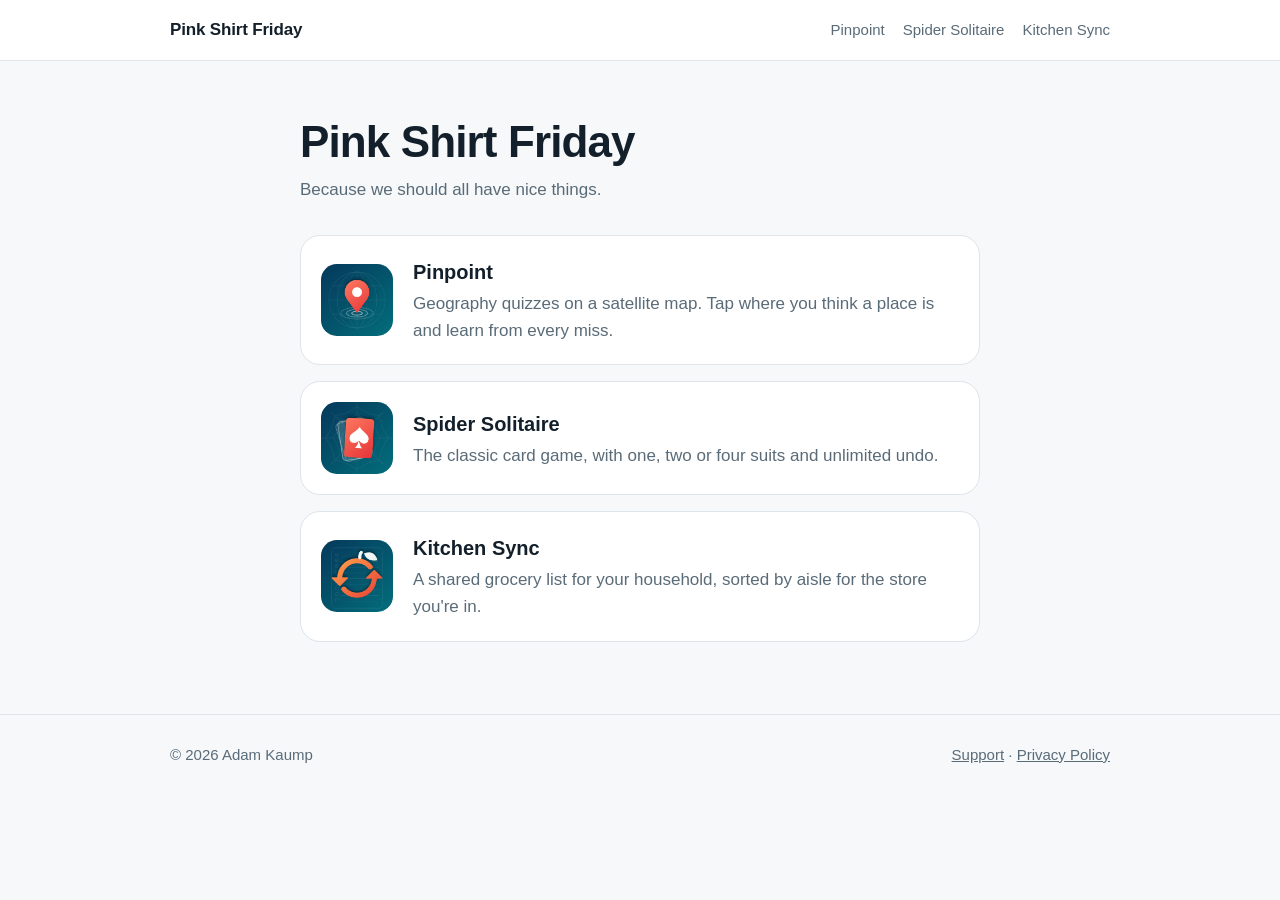
<file: index.html>
<!doctype html>
<html lang="en">
<head>
  <meta charset="utf-8">
  <meta name="viewport" content="width=device-width, initial-scale=1">
  <title>Pink Shirt Friday</title>
  <meta name="description" content="Pinpoint, Spider Solitaire and Kitchen Sync. Because we should all have nice things.">
  <meta property="og:title" content="Pink Shirt Friday">
  <meta property="og:description" content="Because we should all have nice things.">
  <meta property="og:image" content="https://pinkshirtfriday.com/kitchen-sync/images/share.jpg">
  <meta name="twitter:card" content="summary_large_image">
  <link rel="icon" href="/assets/favicon.png">
  <link rel="stylesheet" href="/assets/style.css">
  <script src="/assets/menu.js" defer></script>
</head>
<body>
  <header class="site-header">
    <div class="wrap">
      <a class="brand" href="/">Pink Shirt Friday</a>
      <button class="menu-button" type="button" aria-expanded="false" aria-controls="nav" aria-label="Menu">
        <svg width="22" height="22" viewBox="0 0 22 22" aria-hidden="true"><path d="M3 6h16M3 11h16M3 16h16" stroke="currentColor" stroke-width="2" stroke-linecap="round"/></svg>
      </button>
      <nav class="nav" id="nav">
        <a href="/pinpoint/">Pinpoint</a>
        <a href="/spider-solitaire/">Spider Solitaire</a>
        <a href="/kitchen-sync/">Kitchen Sync</a>
      </nav>
    </div>
  </header>

  <main class="doc">
    <div class="wrap narrow">
      <h1>Pink Shirt Friday</h1>
      <p class="updated">Because we should all have nice things.</p>

      <div class="apps">
        <a class="app-card" href="/pinpoint/">
          <img src="/pinpoint/images/icon.png" alt="">
          <div>
            <h3>Pinpoint</h3>
            <p>Geography quizzes on a satellite map. Tap where you think a place is and learn from every miss.</p>
          </div>
        </a>
        <a class="app-card" href="/spider-solitaire/">
          <img src="/spider-solitaire/images/icon.png" alt="">
          <div>
            <h3>Spider Solitaire</h3>
            <p>The classic card game, with one, two or four suits and unlimited undo.</p>
          </div>
        </a>
        <a class="app-card" href="/kitchen-sync/">
          <img src="/kitchen-sync/images/icon.png" alt="">
          <div>
            <h3>Kitchen Sync</h3>
            <p>A shared grocery list for your household, sorted by aisle for the store you're in.</p>
          </div>
        </a>
      </div>
    </div>
  </main>

  <footer class="site-footer">
    <div class="wrap">
      <span>© 2026 Adam Kaump</span>
      <span><a href="/support/">Support</a> · <a href="/privacy/">Privacy Policy</a></span>
    </div>
  </footer>
</body>
</html>
</file>
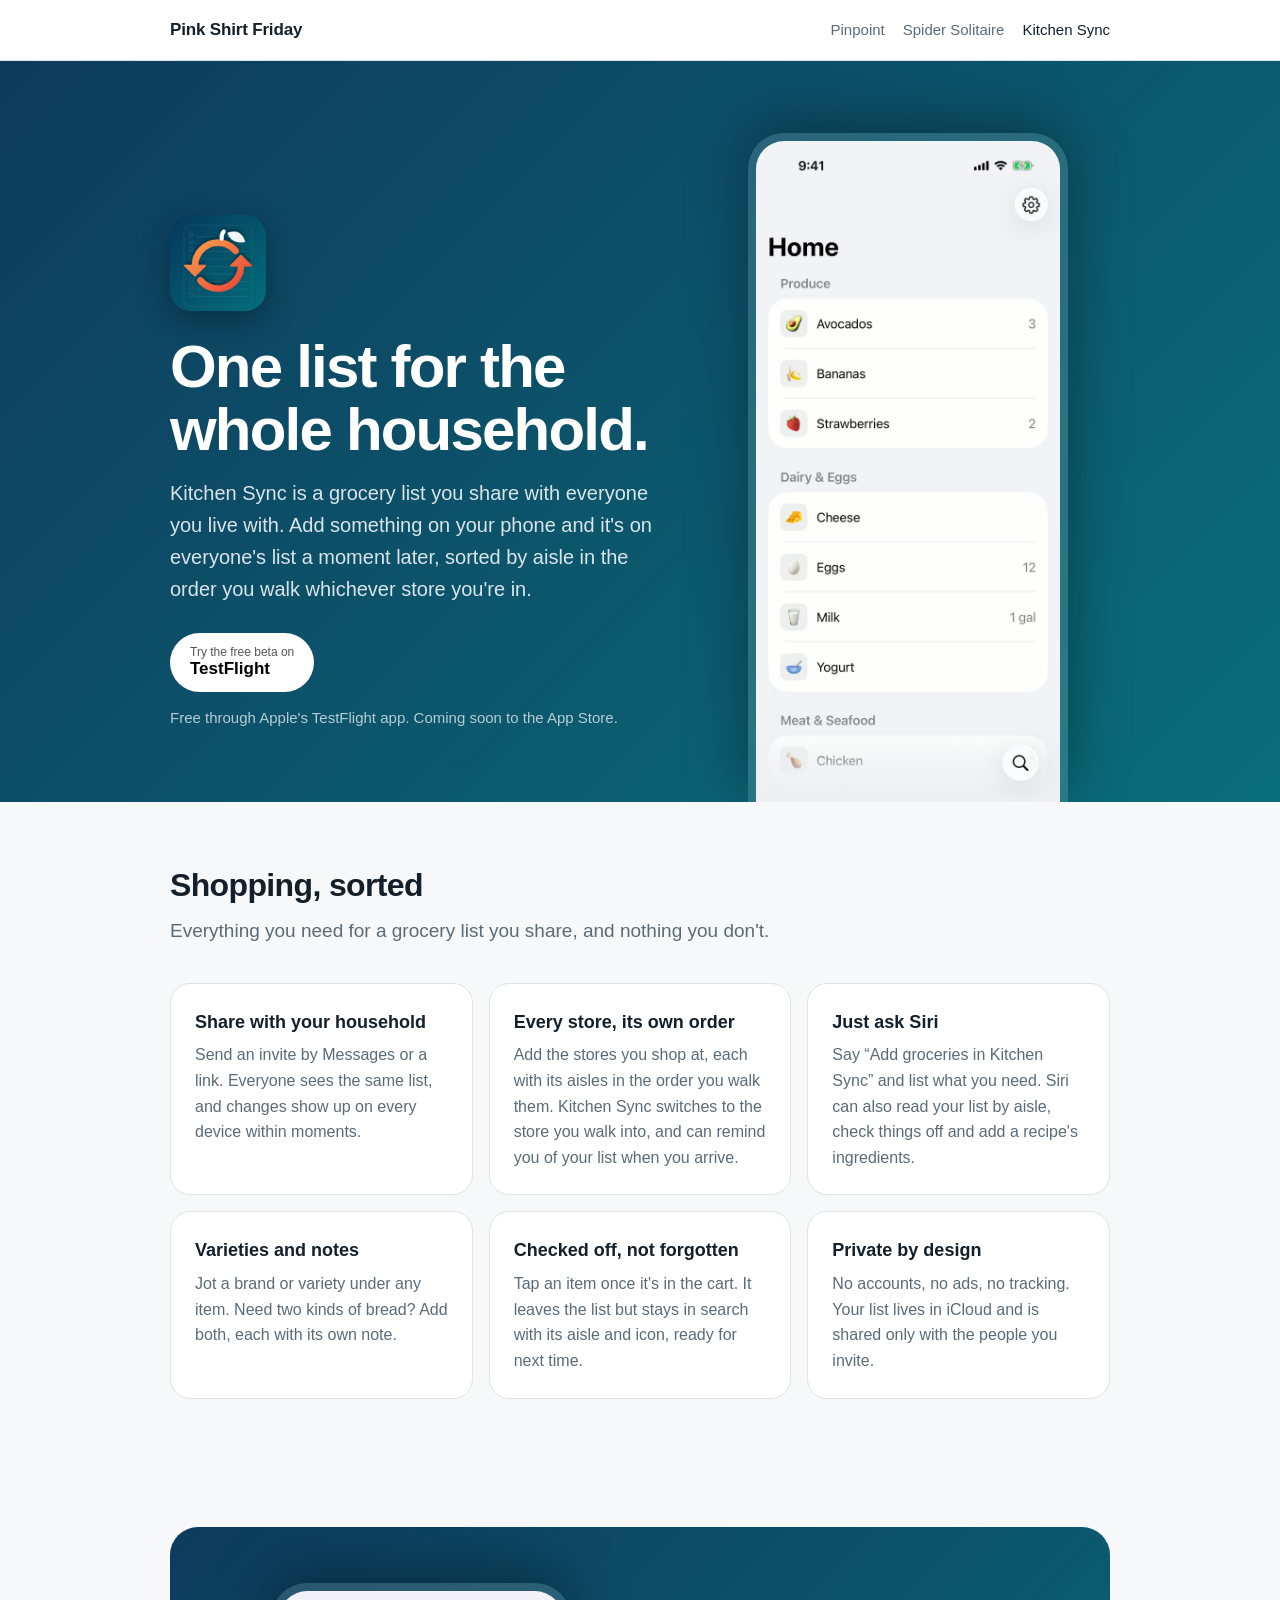
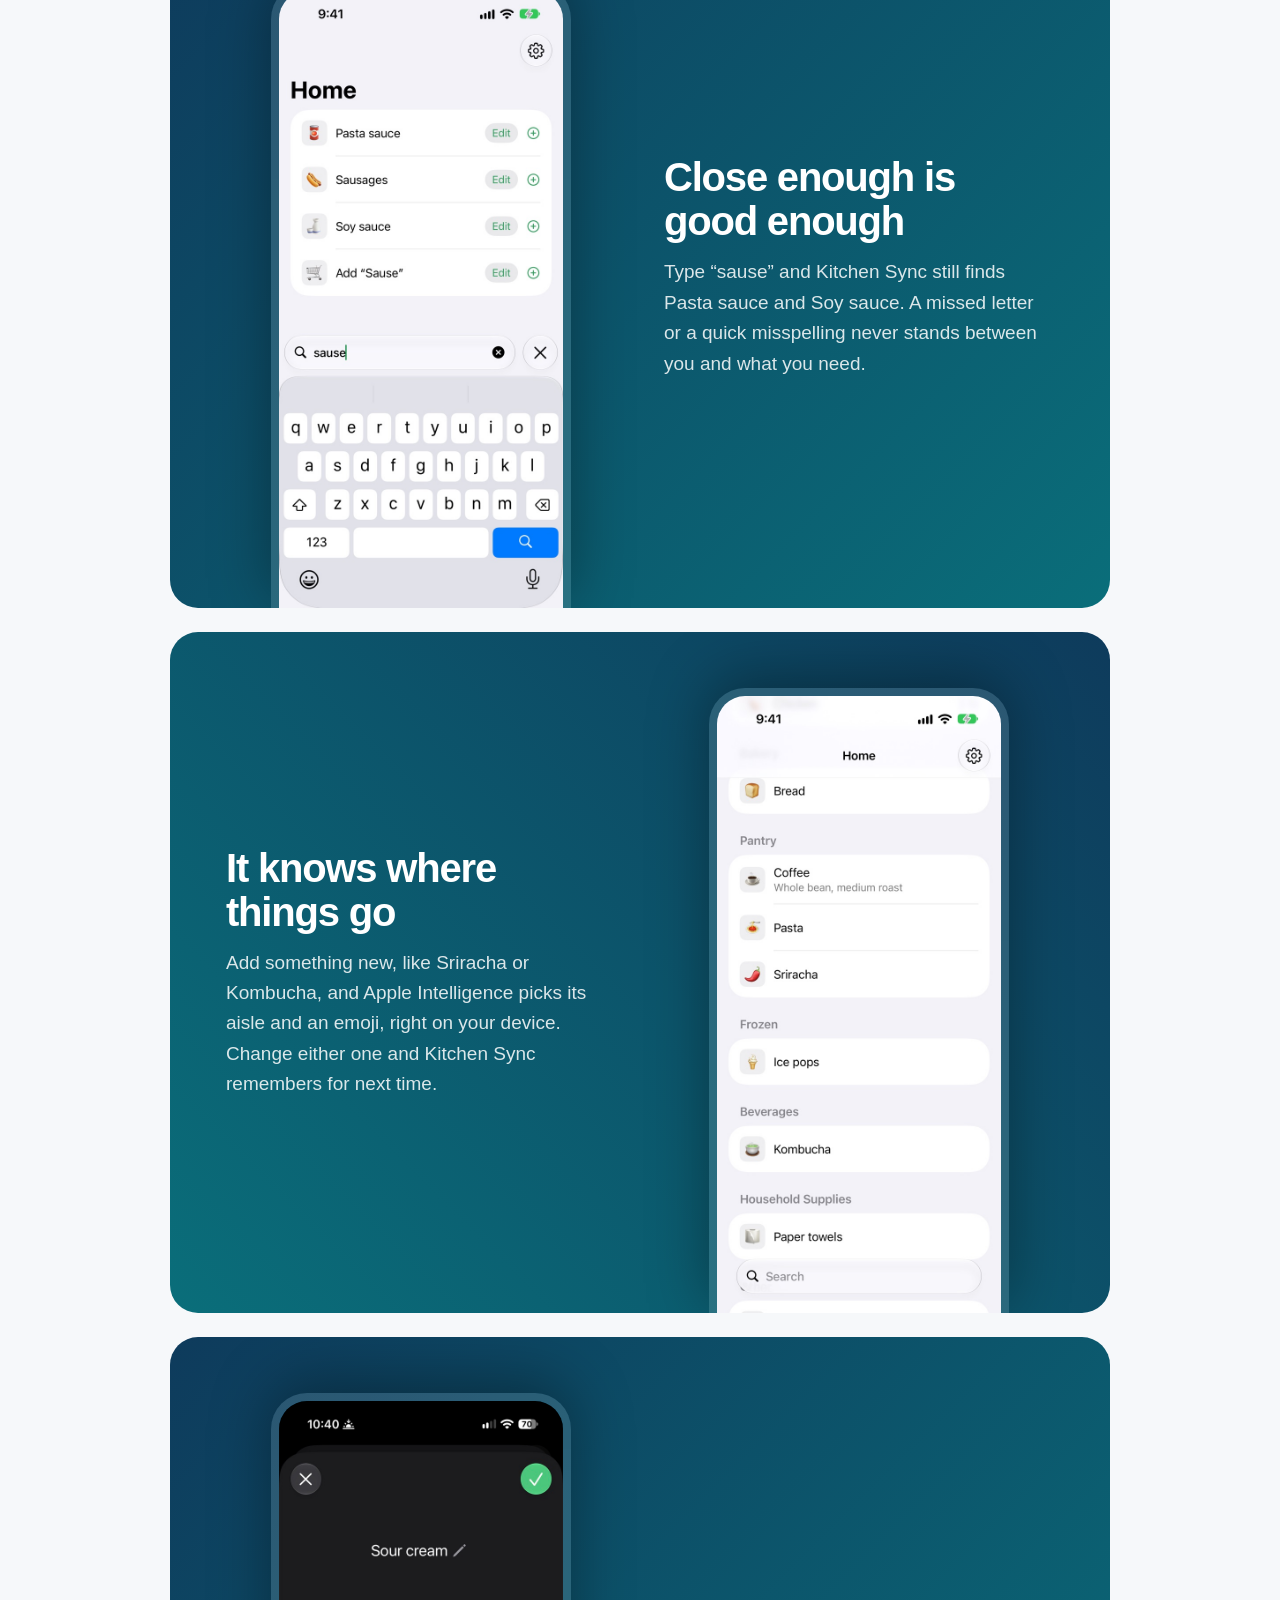
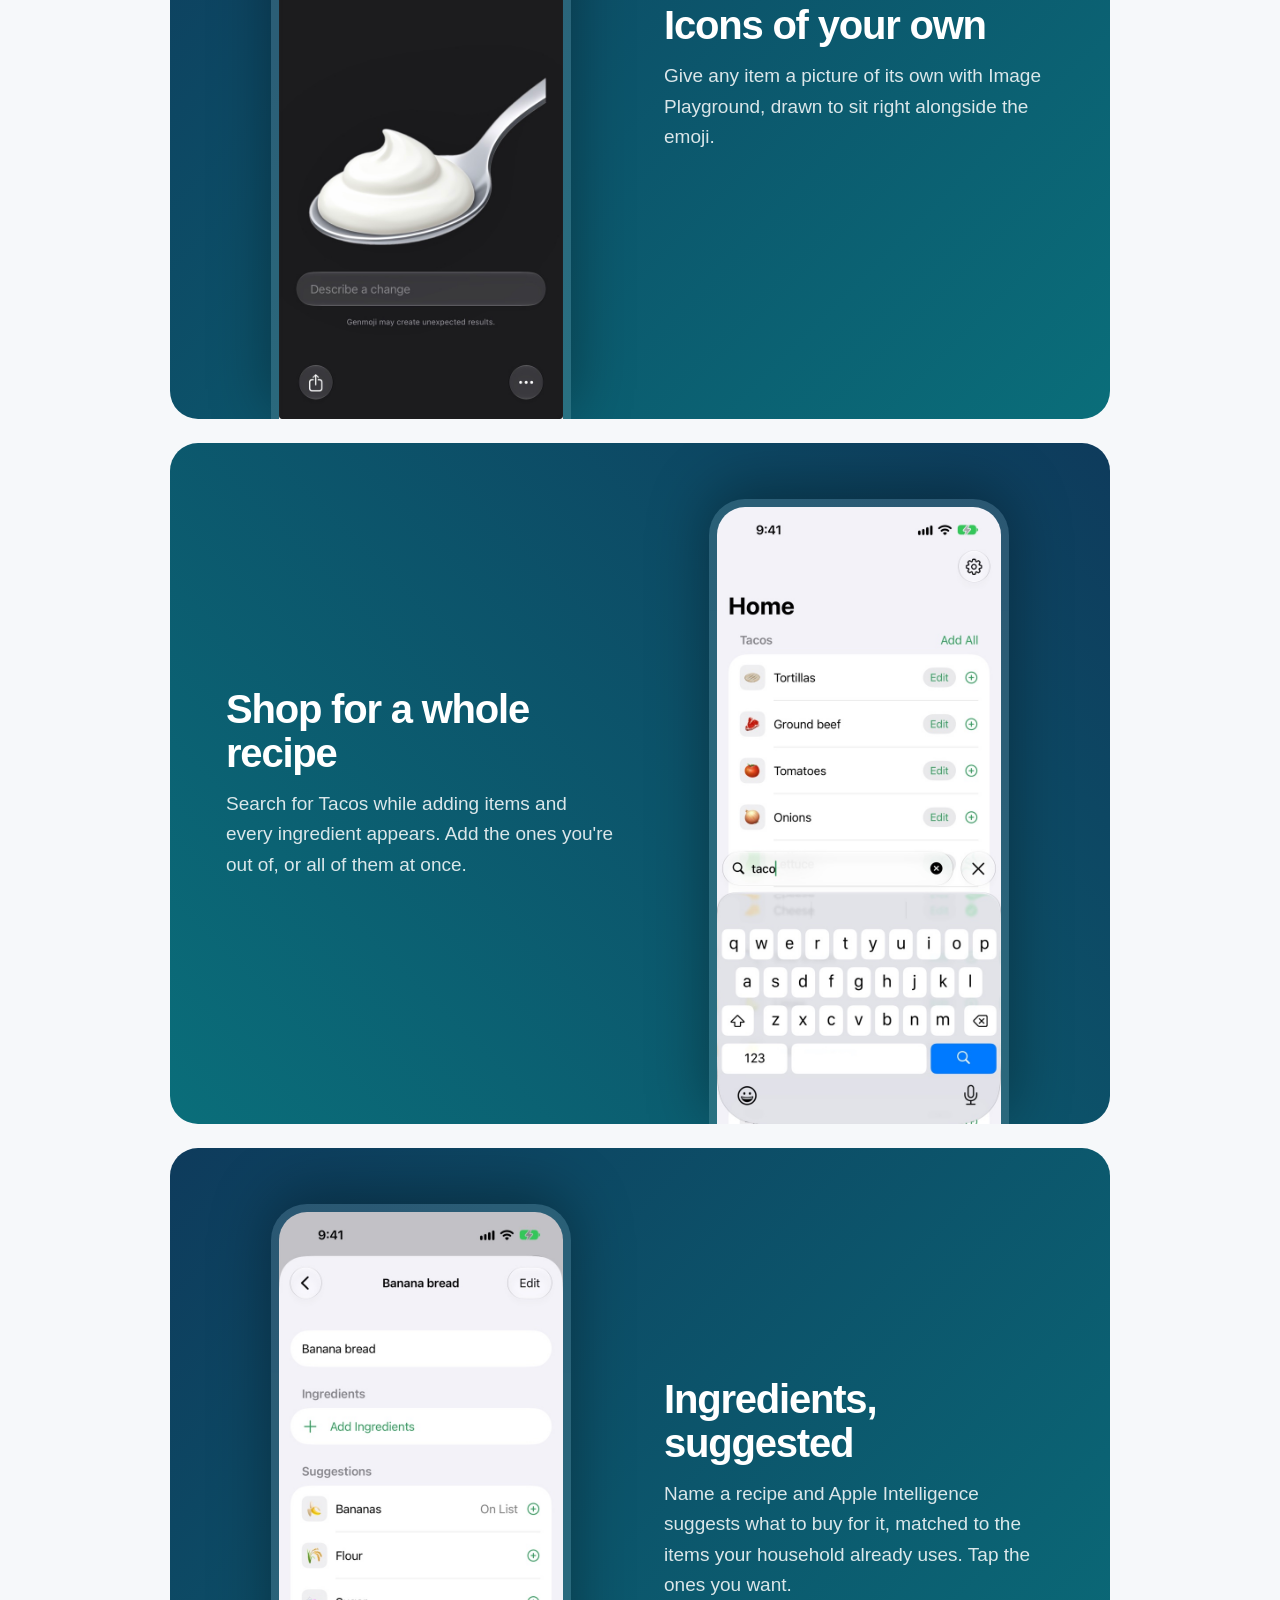
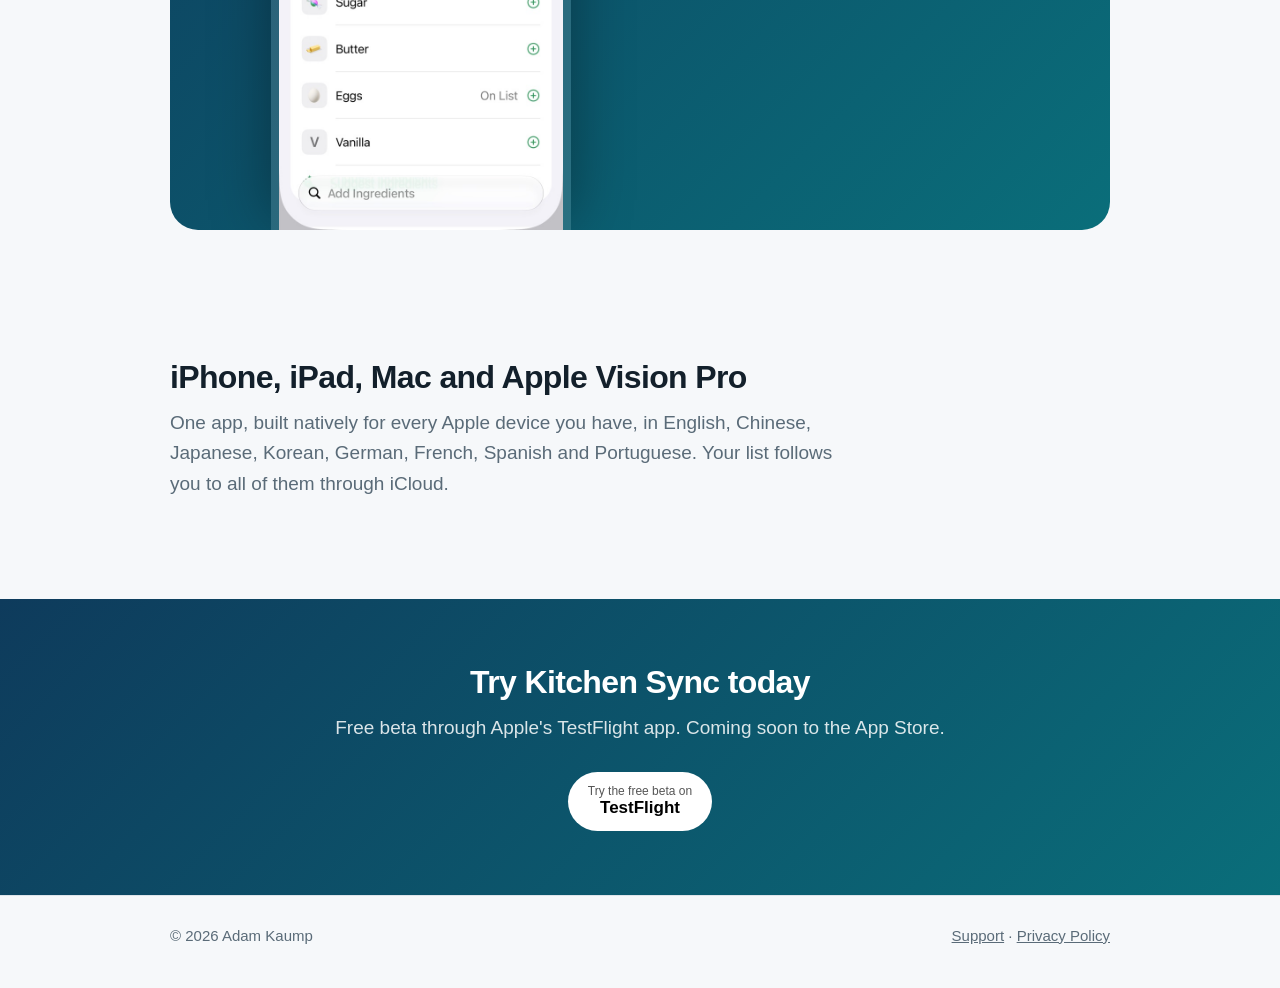
<file: kitchen-sync/index.html>
<!doctype html>
<html lang="en">
<head>
  <meta charset="utf-8">
  <meta name="viewport" content="width=device-width, initial-scale=1">
  <title>Kitchen Sync – Shared grocery list for your household</title>
  <meta name="description" content="One grocery list for everyone you live with, sorted by aisle for the store you’re in. Recipes, Siri, smart suggestions and iCloud sync. For iPhone, iPad, Mac and Apple Vision Pro.">
  <meta property="og:title" content="Kitchen Sync">
  <meta property="og:description" content="One grocery list for the whole household, built for every Apple device.">
  <meta property="og:image" content="https://pinkshirtfriday.com/kitchen-sync/images/share.jpg">
  <meta property="og:image:alt" content="Kitchen Sync, a shared grocery list sorted by aisle">
  <meta name="twitter:card" content="summary_large_image">
  <link rel="icon" href="/assets/favicon.png">
  <link rel="apple-touch-icon" href="/kitchen-sync/images/apple-touch-icon.png">
  <link rel="stylesheet" href="/assets/style.css">
  <script src="/assets/menu.js" defer></script>
</head>
<body>
  <header class="site-header">
    <div class="wrap">
      <a class="brand" href="/">Pink Shirt Friday</a>
      <button class="menu-button" type="button" aria-expanded="false" aria-controls="nav" aria-label="Menu">
        <svg width="22" height="22" viewBox="0 0 22 22" aria-hidden="true"><path d="M3 6h16M3 11h16M3 16h16" stroke="currentColor" stroke-width="2" stroke-linecap="round"/></svg>
      </button>
      <nav class="nav" id="nav">
        <a href="/pinpoint/">Pinpoint</a>
        <a href="/spider-solitaire/">Spider Solitaire</a>
        <a href="/kitchen-sync/" aria-current="page">Kitchen Sync</a>
      </nav>
    </div>
  </header>

  <main>
    <div class="hero">
      <div class="wrap">
        <div class="hero-copy">
          <img class="app-icon" src="/kitchen-sync/images/icon.png" alt="Kitchen Sync app icon">
          <h1>One list for the whole household.</h1>
          <p>Kitchen Sync is a grocery list you share with everyone you live with. Add something on your phone and it's on everyone's list a moment later, sorted by aisle in the order you walk whichever store you're in.</p>
          <div class="badges">
            <a class="badge" href="https://testflight.apple.com/join/9Pc3Gy3k"><span><small>Try the free beta on</small>TestFlight</span></a>
          </div>
          <p class="badge-note">Free through Apple's TestFlight app. Coming soon to the App Store.</p>
        </div>
        <img class="hero-phone" src="/kitchen-sync/images/01-list.jpg" alt="A grocery list sorted into Produce, Dairy &amp; Eggs and Meat &amp; Seafood, with quantities beside some items">
      </div>
    </div>

    <section>
      <div class="wrap">
        <h2>Shopping, sorted</h2>
        <p class="lead">Everything you need for a grocery list you share, and nothing you don't.</p>
        <div class="features">
          <div class="feature">
            <h3>Share with your household</h3>
            <p>Send an invite by Messages or a link. Everyone sees the same list, and changes show up on every device within moments.</p>
          </div>
          <div class="feature">
            <h3>Every store, its own order</h3>
            <p>Add the stores you shop at, each with its aisles in the order you walk them. Kitchen Sync switches to the store you walk into, and can remind you of your list when you arrive.</p>
          </div>
          <div class="feature">
            <h3>Just ask Siri</h3>
            <p>Say “Add groceries in Kitchen Sync” and list what you need. Siri can also read your list by aisle, check things off and add a recipe's ingredients.</p>
          </div>
          <div class="feature">
            <h3>Varieties and notes</h3>
            <p>Jot a brand or variety under any item. Need two kinds of bread? Add both, each with its own note.</p>
          </div>
          <div class="feature">
            <h3>Checked off, not forgotten</h3>
            <p>Tap an item once it's in the cart. It leaves the list but stays in search with its aisle and icon, ready for next time.</p>
          </div>
          <div class="feature">
            <h3>Private by design</h3>
            <p>No accounts, no ads, no tracking. Your list lives in iCloud and is shared only with the people you invite.</p>
          </div>
        </div>
      </div>
    </section>

    <section>
      <div class="wrap">
        <div class="spotlights">
          <div class="spotlight">
            <img src="/kitchen-sync/images/typos.jpg" alt="Typing sause finds Pasta sauce, Sausages and Soy sauce" loading="lazy">
            <div>
              <h3>Close enough is good enough</h3>
              <p>Type “sause” and Kitchen Sync still finds Pasta sauce and Soy sauce. A missed letter or a quick misspelling never stands between you and what you need.</p>
            </div>
          </div>
          <div class="spotlight">
            <img src="/kitchen-sync/images/aisles-guessed.jpg" alt="Sriracha added to Pantry with a chili pepper, Ice pops to Frozen and Kombucha to Beverages" loading="lazy">
            <div>
              <h3>It knows where things go</h3>
              <p>Add something new, like Sriracha or Kombucha, and Apple Intelligence picks its aisle and an emoji, right on your device. Change either one and Kitchen Sync remembers for next time.</p>
            </div>
          </div>
          <div class="spotlight">
            <img src="/kitchen-sync/images/image-playground.jpg" alt="Image Playground drawing sour cream piled on a spoon, ready to use as the item's icon" loading="lazy">
            <div>
              <h3>Icons of your own</h3>
              <p>Give any item a picture of its own with Image Playground, drawn to sit right alongside the emoji.</p>
            </div>
          </div>
          <div class="spotlight">
            <img src="/kitchen-sync/images/recipe-search.jpg" alt="Searching for taco shows the Tacos recipe's ingredients, with an Add All button" loading="lazy">
            <div>
              <h3>Shop for a whole recipe</h3>
              <p>Search for Tacos while adding items and every ingredient appears. Add the ones you're out of, or all of them at once.</p>
            </div>
          </div>
          <div class="spotlight">
            <img src="/kitchen-sync/images/suggested-ingredients.jpg" alt="A Banana bread recipe with suggested ingredients: bananas, flour, sugar, butter, eggs and vanilla" loading="lazy">
            <div>
              <h3>Ingredients, suggested</h3>
              <p>Name a recipe and Apple Intelligence suggests what to buy for it, matched to the items your household already uses. Tap the ones you want.</p>
            </div>
          </div>
        </div>
      </div>
    </section>

    <section class="platforms">
      <div class="wrap">
        <h2>iPhone, iPad, Mac and Apple Vision Pro</h2>
        <p class="lead">One app, built natively for every Apple device you have, in English, Chinese, Japanese, Korean, German, French, Spanish and Portuguese. Your list follows you to all of them through iCloud.</p>
      </div>
    </section>

    <section class="cta">
      <div class="wrap">
        <h2>Try Kitchen Sync today</h2>
        <p>Free beta through Apple's TestFlight app. Coming soon to the App Store.</p>
        <div class="badges">
          <a class="badge" href="https://testflight.apple.com/join/9Pc3Gy3k"><span><small>Try the free beta on</small>TestFlight</span></a>
        </div>
      </div>
    </section>
  </main>

  <footer class="site-footer">
    <div class="wrap">
      <span>© 2026 Adam Kaump</span>
      <span><a href="/support/">Support</a> · <a href="/privacy/">Privacy Policy</a></span>
    </div>
  </footer>
</body>
</html>
</file>
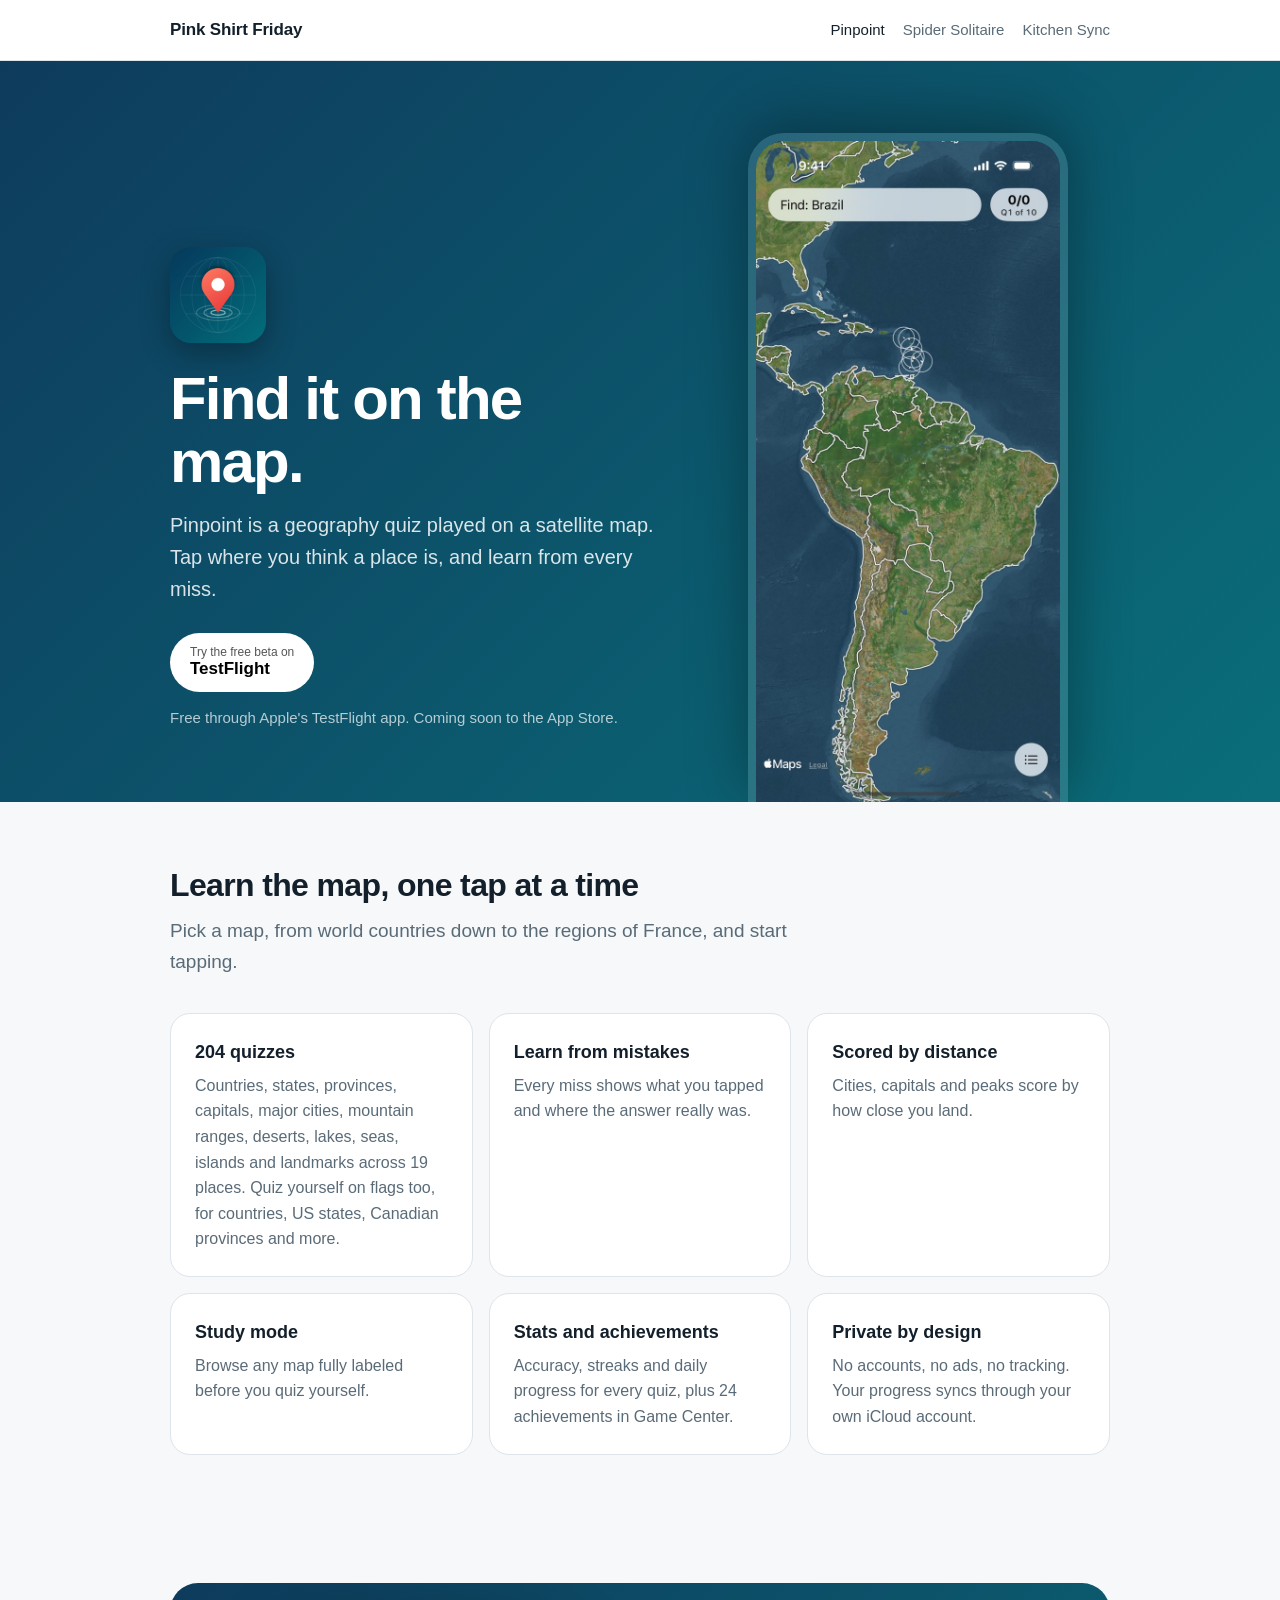
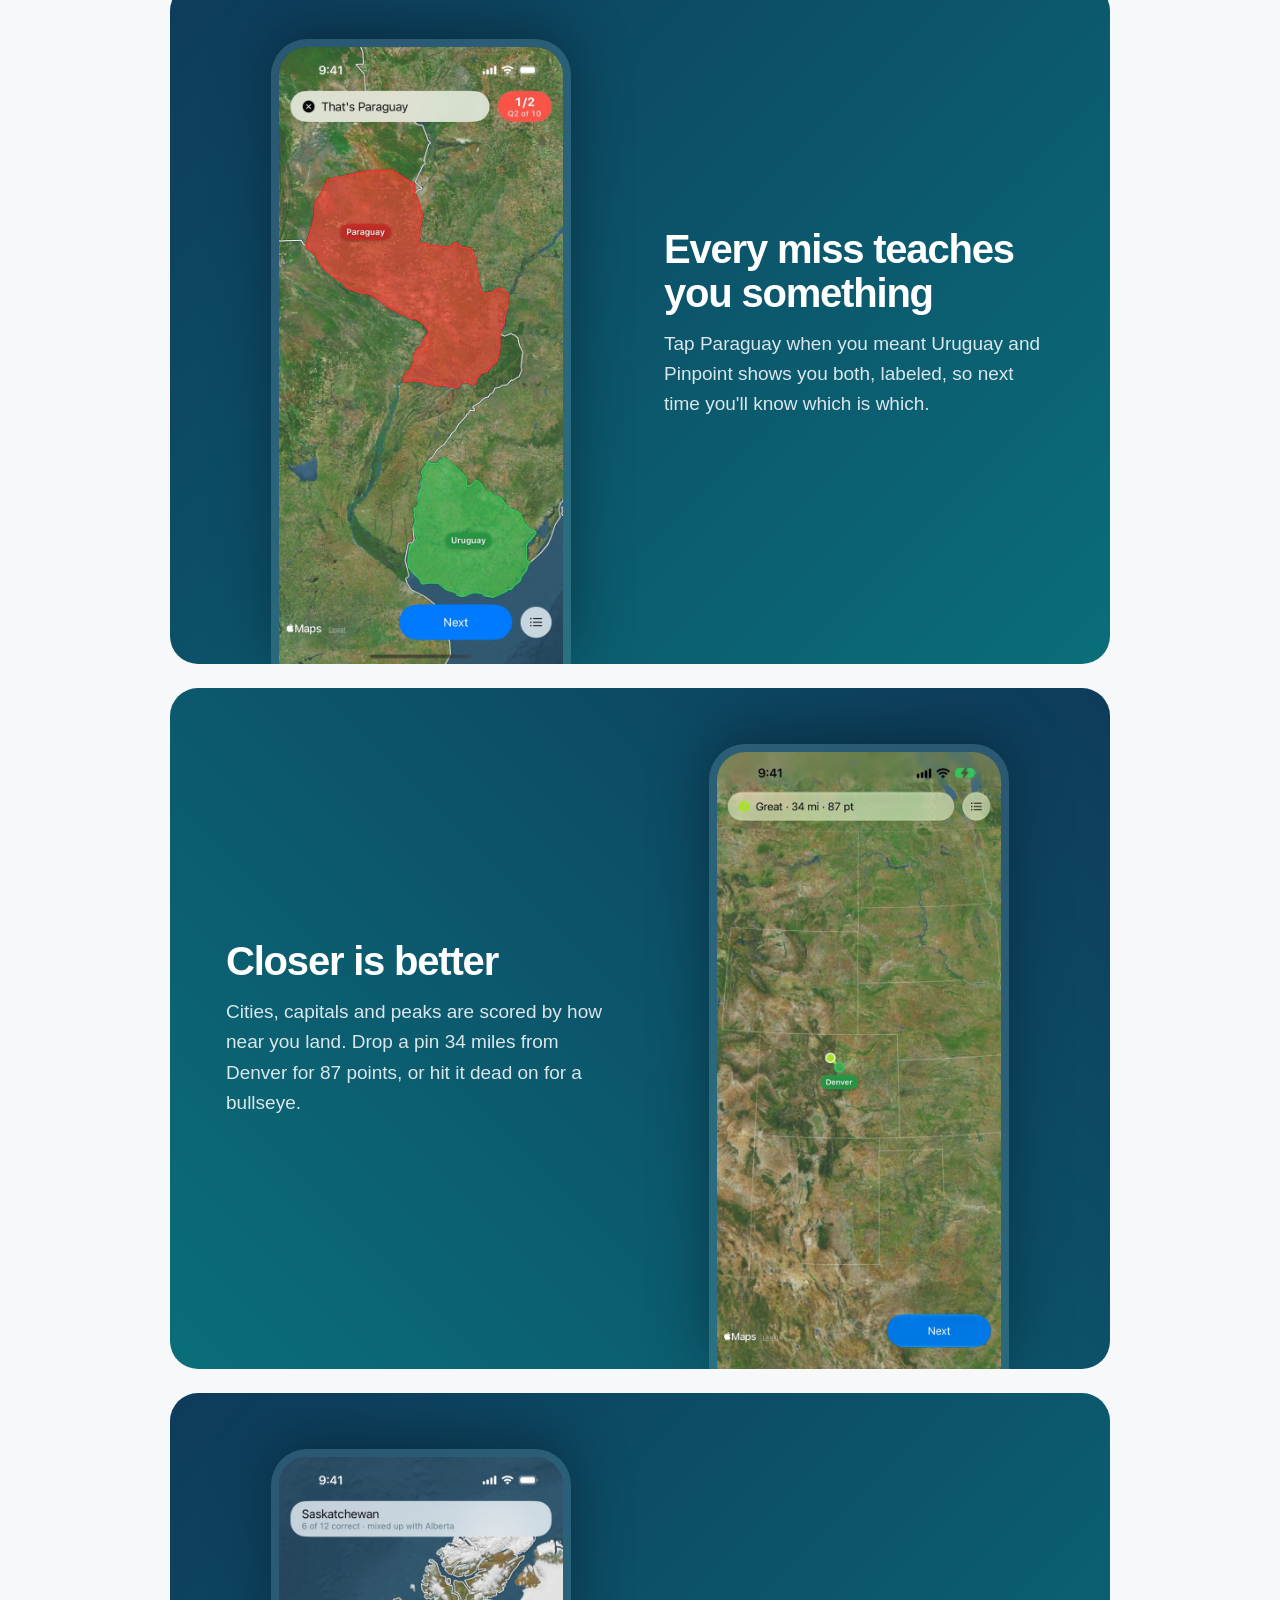
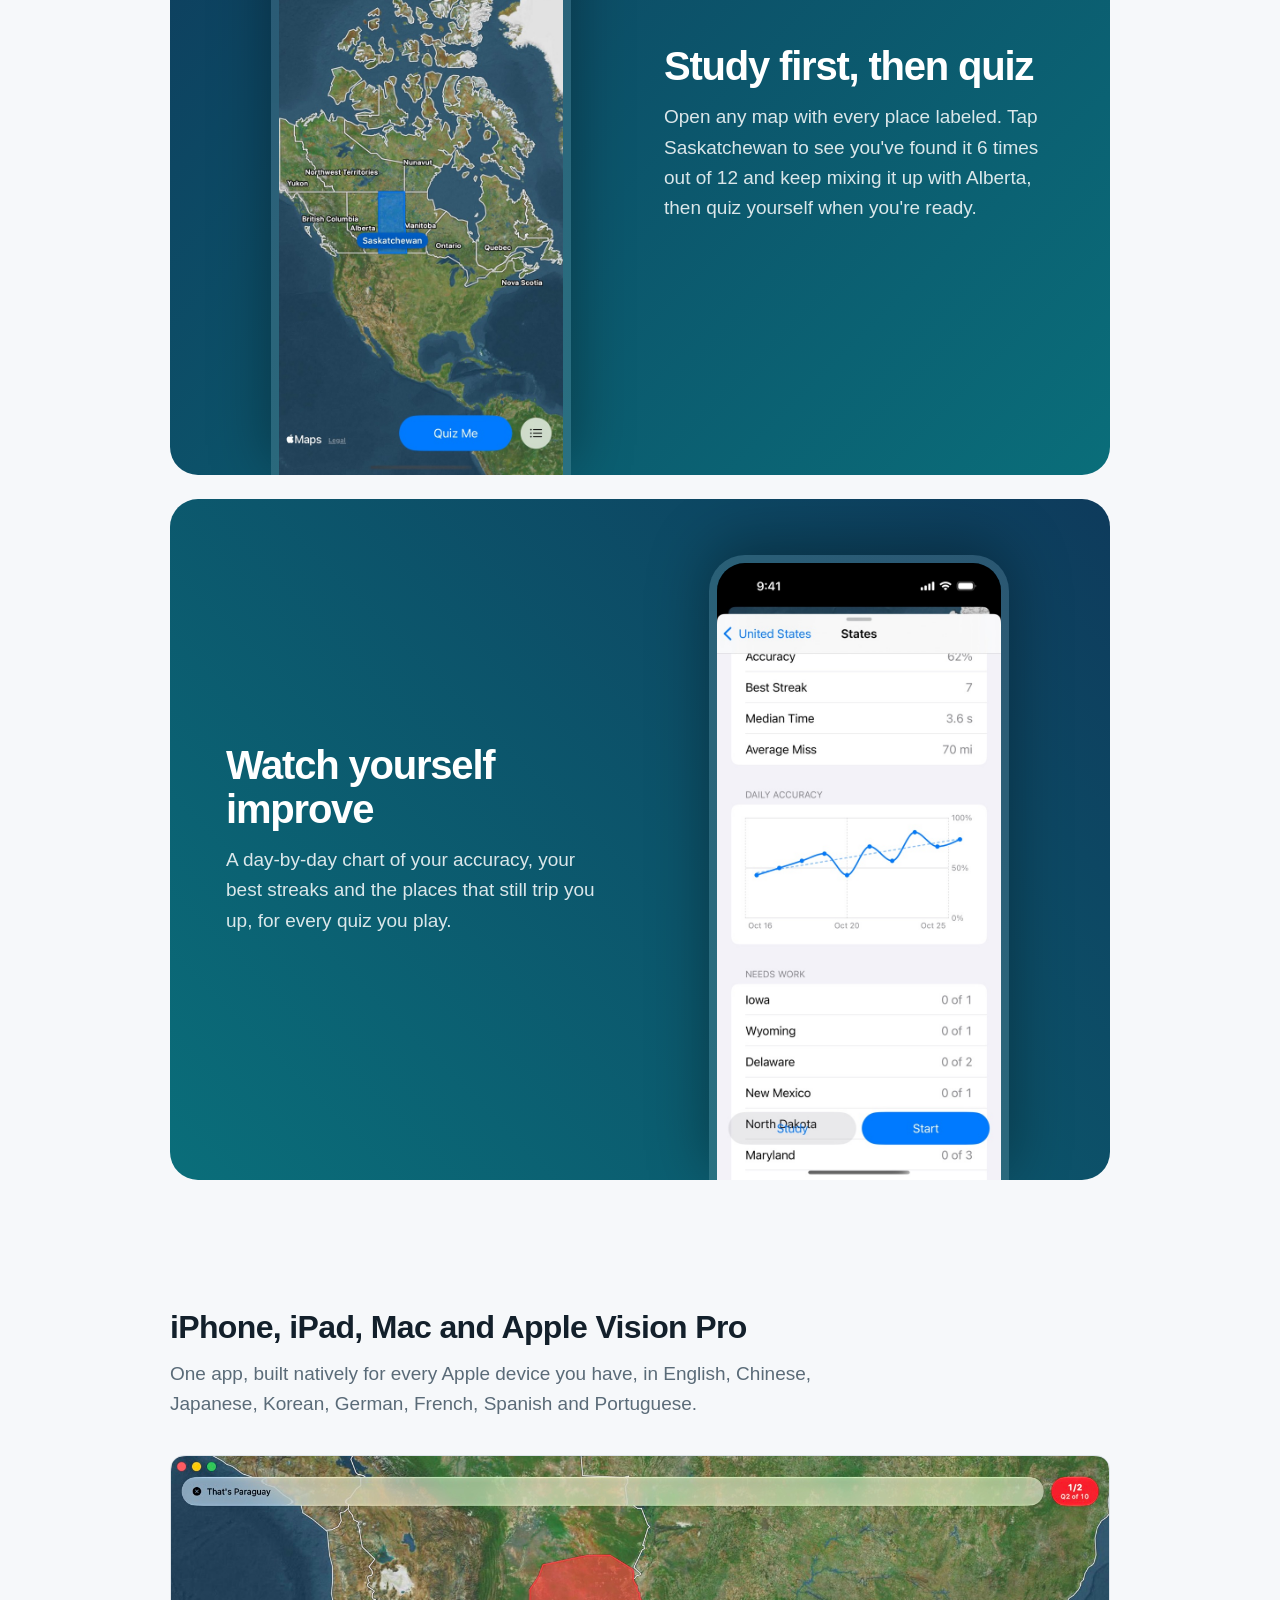
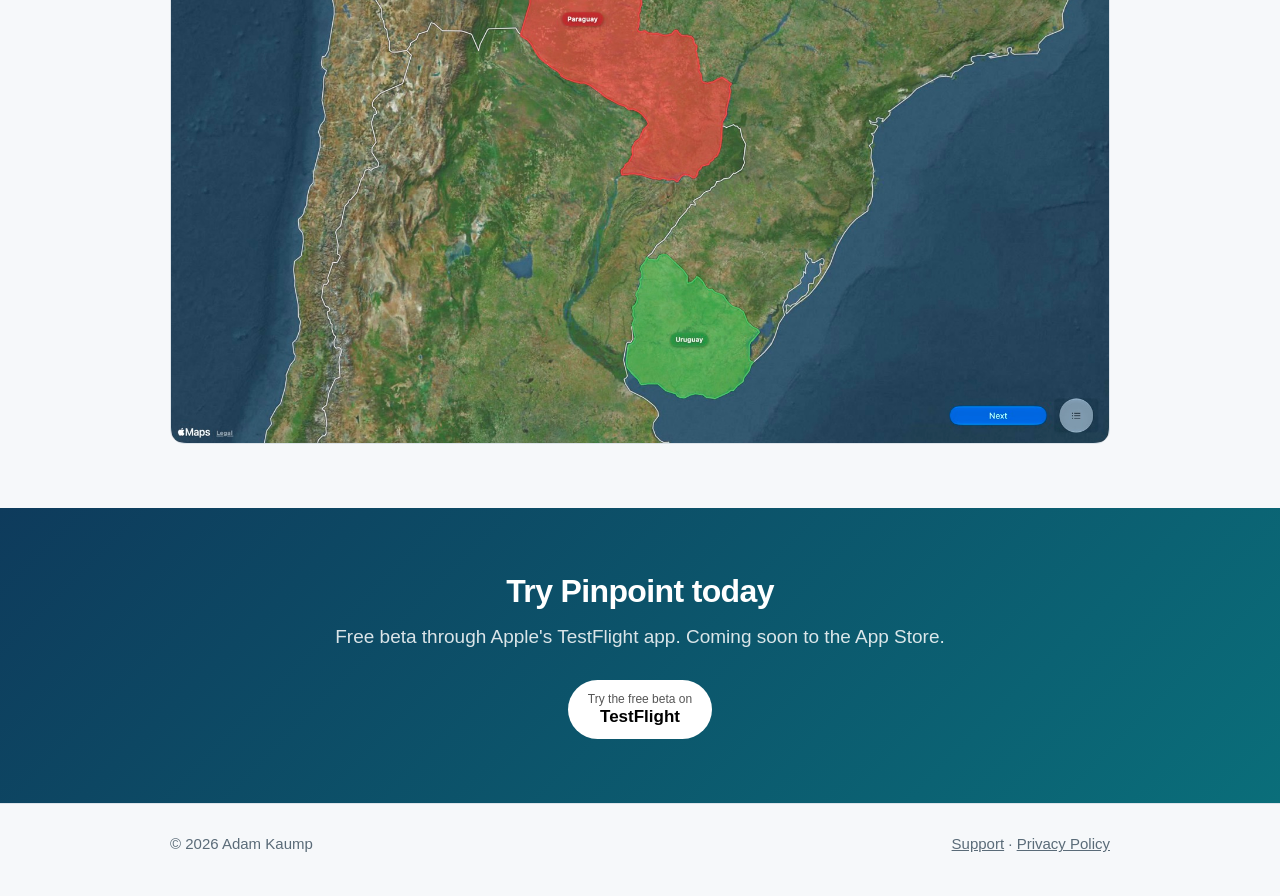
<file: pinpoint/index.html>
<!doctype html>
<html lang="en">
<head>
  <meta charset="utf-8">
  <meta name="viewport" content="width=device-width, initial-scale=1">
  <title>Pinpoint – Geography quizzes on a satellite map</title>
  <meta name="description" content="Tap the map to find countries, states, capitals, peaks and more. Study any map, then quiz yourself. For iPhone, iPad, Mac and Apple Vision Pro.">
  <meta property="og:title" content="Pinpoint">
  <meta property="og:description" content="Geography quizzes on a satellite map.">
  <meta property="og:image" content="https://pinkshirtfriday.com/pinpoint/images/share.jpg">
  <meta property="og:image:alt" content="Pinpoint, geography quizzes on a satellite map">
  <meta name="twitter:card" content="summary_large_image">
  <link rel="icon" href="/assets/favicon.png">
  <link rel="apple-touch-icon" href="/pinpoint/images/apple-touch-icon.png">
  <link rel="stylesheet" href="/assets/style.css">
  <script src="/assets/menu.js" defer></script>
</head>
<body>
  <header class="site-header">
    <div class="wrap">
      <a class="brand" href="/">Pink Shirt Friday</a>
      <button class="menu-button" type="button" aria-expanded="false" aria-controls="nav" aria-label="Menu">
        <svg width="22" height="22" viewBox="0 0 22 22" aria-hidden="true"><path d="M3 6h16M3 11h16M3 16h16" stroke="currentColor" stroke-width="2" stroke-linecap="round"/></svg>
      </button>
      <nav class="nav" id="nav">
        <a href="/pinpoint/" aria-current="page">Pinpoint</a>
        <a href="/spider-solitaire/">Spider Solitaire</a>
        <a href="/kitchen-sync/">Kitchen Sync</a>
      </nav>
    </div>
  </header>

  <main>
    <div class="hero">
      <div class="wrap">
        <div class="hero-copy">
          <img class="app-icon" src="/pinpoint/images/icon.png" alt="Pinpoint app icon">
          <h1>Find it on the map.</h1>
          <p>Pinpoint is a geography quiz played on a satellite map. Tap where you think a place is, and learn from every miss.</p>
          <div class="badges">
            <a class="badge" href="https://testflight.apple.com/join/w7HkRgYC"><span><small>Try the free beta on</small>TestFlight</span></a>
          </div>
          <p class="badge-note">Free through Apple's TestFlight app. Coming soon to the App Store.</p>
        </div>
        <img class="hero-phone" src="/pinpoint/images/01-find-a-country.jpg" alt="Pinpoint asking the player to find Brazil on a satellite map">
      </div>
    </div>

    <section>
      <div class="wrap">
        <h2>Learn the map, one tap at a time</h2>
        <p class="lead">Pick a map, from world countries down to the regions of France, and start tapping.</p>
        <div class="features">
          <div class="feature">
            <h3>204 quizzes</h3>
            <p>Countries, states, provinces, capitals, major cities, mountain ranges, deserts, lakes, seas, islands and landmarks across 19 places. Quiz yourself on flags too, for countries, US states, Canadian provinces and more.</p>
          </div>
          <div class="feature">
            <h3>Learn from mistakes</h3>
            <p>Every miss shows what you tapped and where the answer really was.</p>
          </div>
          <div class="feature">
            <h3>Scored by distance</h3>
            <p>Cities, capitals and peaks score by how close you land.</p>
          </div>
          <div class="feature">
            <h3>Study mode</h3>
            <p>Browse any map fully labeled before you quiz yourself.</p>
          </div>
          <div class="feature">
            <h3>Stats and achievements</h3>
            <p>Accuracy, streaks and daily progress for every quiz, plus 24 achievements in Game Center.</p>
          </div>
          <div class="feature">
            <h3>Private by design</h3>
            <p>No accounts, no ads, no tracking. Your progress syncs through your own iCloud account.</p>
          </div>
        </div>
      </div>
    </section>

    <section>
      <div class="wrap">
        <div class="spotlights">
          <div class="spotlight">
            <img src="/pinpoint/images/03-wrong-answer-labels.jpg" alt="Paraguay in red where the player tapped, and Uruguay in green where the answer really was" loading="lazy">
            <div>
              <h3>Every miss teaches you something</h3>
              <p>Tap Paraguay when you meant Uruguay and Pinpoint shows you both, labeled, so next time you'll know which is which.</p>
            </div>
          </div>
          <div class="spotlight">
            <img src="/pinpoint/images/04-scored-capitals.jpg" alt="A guess for Denver landing 34 miles away, scored Great for 87 points" loading="lazy">
            <div>
              <h3>Closer is better</h3>
              <p>Cities, capitals and peaks are scored by how near you land. Drop a pin 34 miles from Denver for 87 points, or hit it dead on for a bullseye.</p>
            </div>
          </div>
          <div class="spotlight">
            <img src="/pinpoint/images/05-study-mode.jpg" alt="Canada's provinces and territories labeled on the map in study mode" loading="lazy">
            <div>
              <h3>Study first, then quiz</h3>
              <p>Open any map with every place labeled. Tap Saskatchewan to see you've found it 6 times out of 12 and keep mixing it up with Alberta, then quiz yourself when you're ready.</p>
            </div>
          </div>
          <div class="spotlight">
            <img src="/pinpoint/images/06-stats.jpg" alt="A day-by-day accuracy chart and stats for US states" loading="lazy">
            <div>
              <h3>Watch yourself improve</h3>
              <p>A day-by-day chart of your accuracy, your best streaks and the places that still trip you up, for every quiz you play.</p>
            </div>
          </div>
        </div>
      </div>
    </section>

    <section class="platforms">
      <div class="wrap">
        <h2>iPhone, iPad, Mac and Apple Vision Pro</h2>
        <p class="lead">One app, built natively for every Apple device you have, in English, Chinese, Japanese, Korean, German, French, Spanish and Portuguese.</p>
        <img src="/pinpoint/images/mac.jpg" alt="Pinpoint running on a Mac" loading="lazy">
      </div>
    </section>

    <section class="cta">
      <div class="wrap">
        <h2>Try Pinpoint today</h2>
        <p>Free beta through Apple's TestFlight app. Coming soon to the App Store.</p>
        <div class="badges">
          <a class="badge" href="https://testflight.apple.com/join/w7HkRgYC"><span><small>Try the free beta on</small>TestFlight</span></a>
        </div>
      </div>
    </section>
  </main>

  <footer class="site-footer">
    <div class="wrap">
      <span>© 2026 Adam Kaump</span>
      <span><a href="/support/">Support</a> · <a href="/privacy/">Privacy Policy</a></span>
    </div>
  </footer>
</body>
</html>
</file>
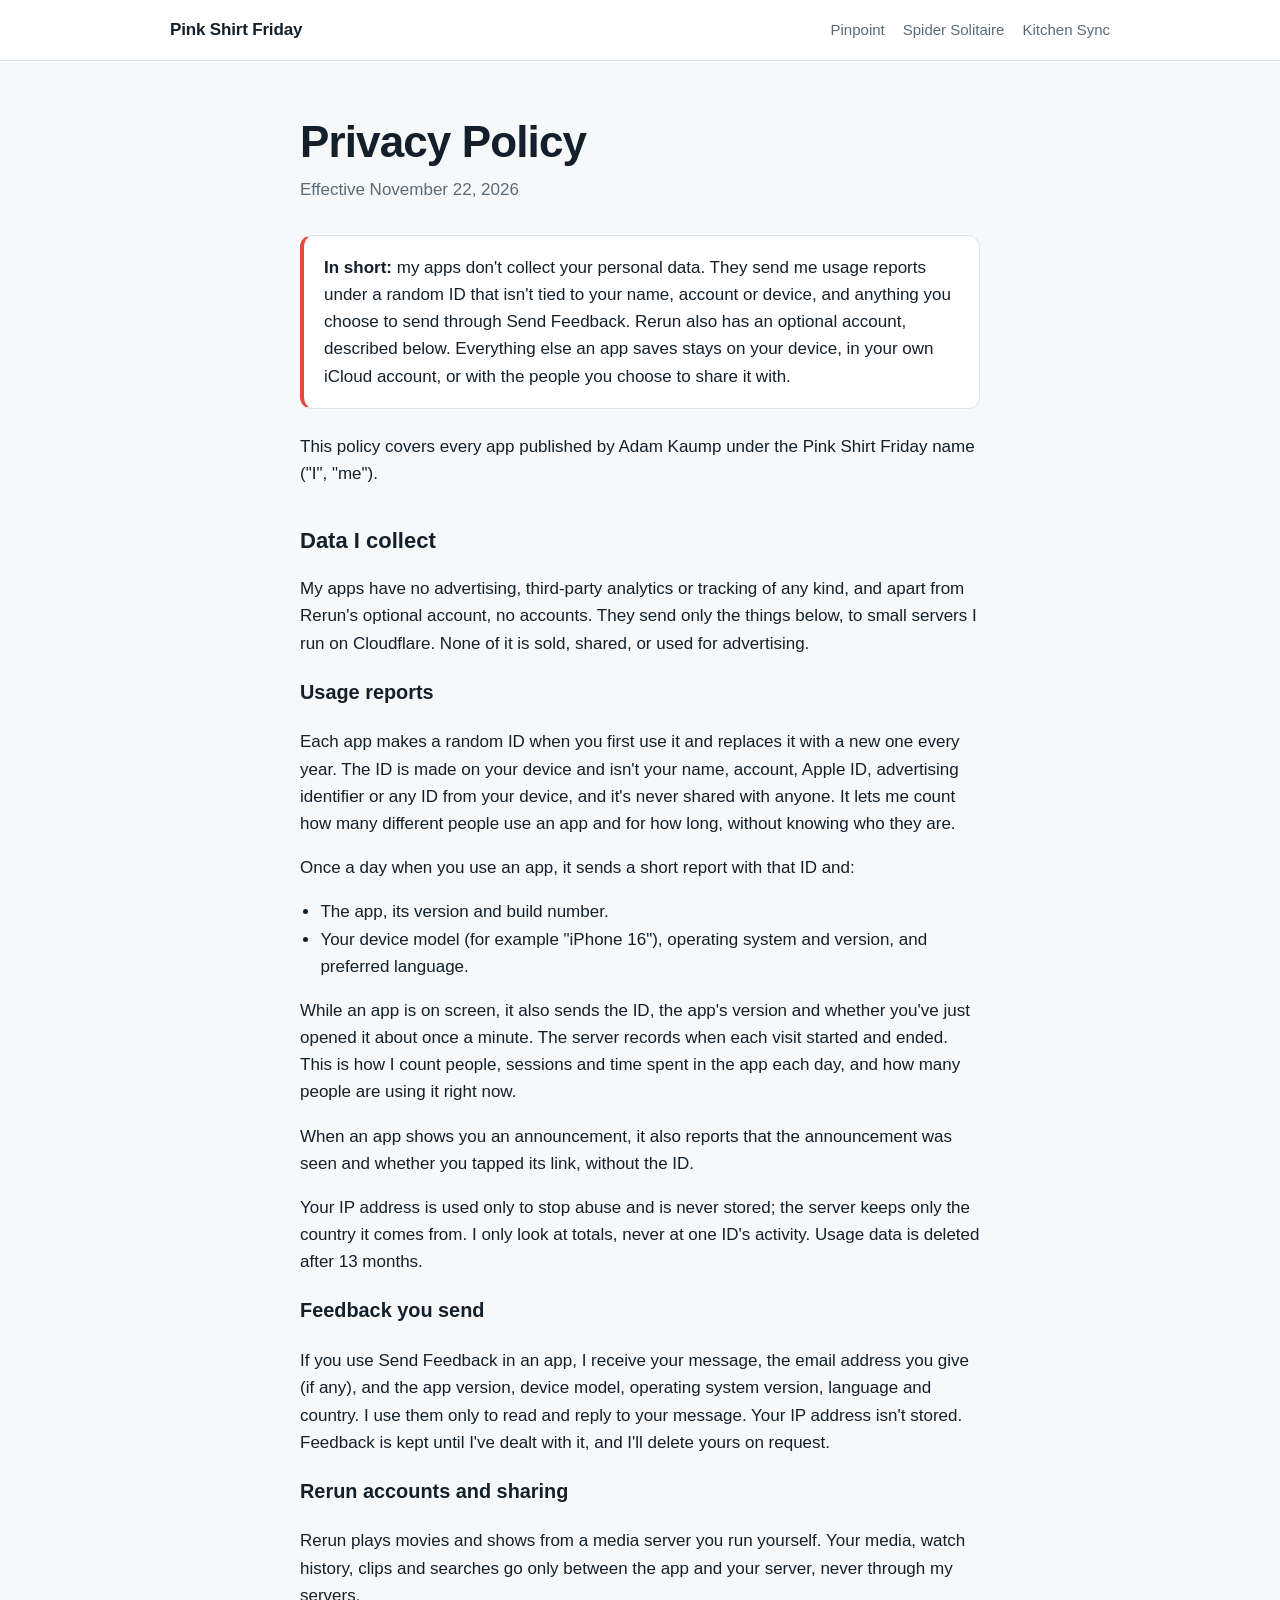
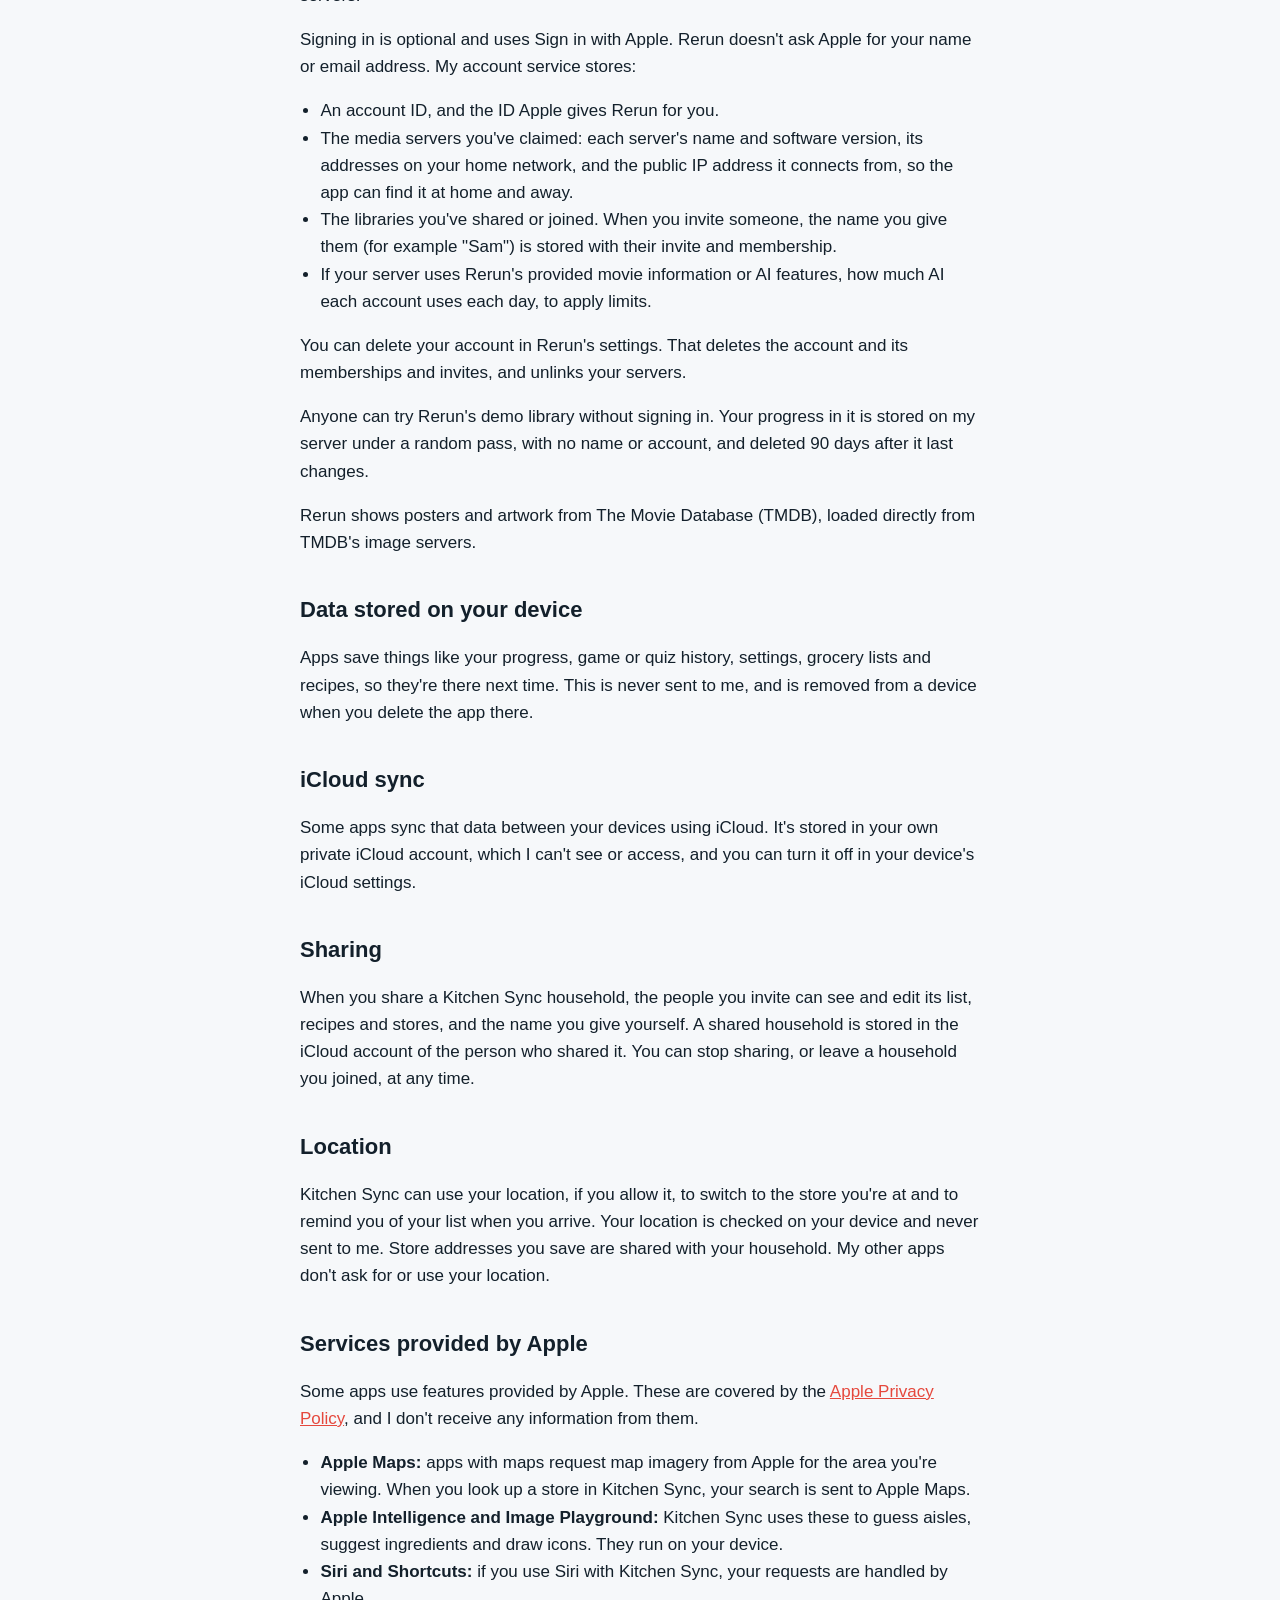
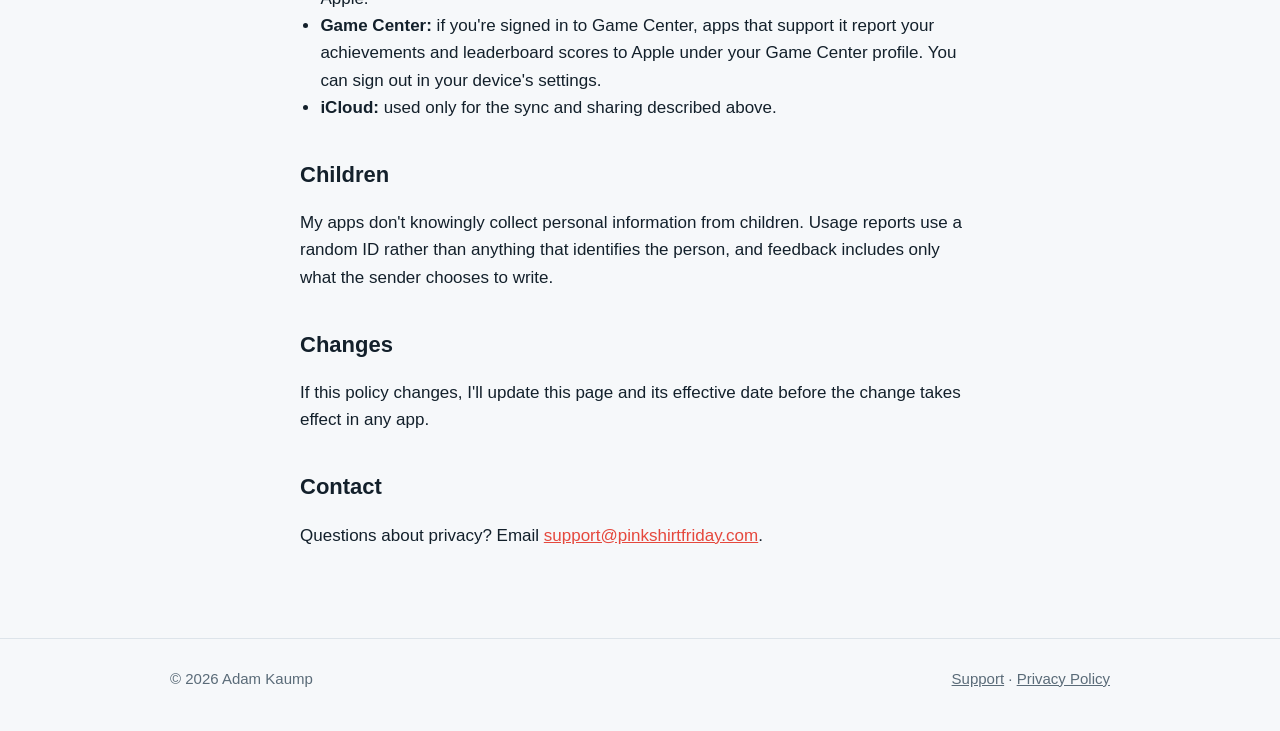
<file: privacy/index.html>
<!doctype html>
<html lang="en">
<head>
  <meta charset="utf-8">
  <meta name="viewport" content="width=device-width, initial-scale=1">
  <title>Privacy Policy – Pink Shirt Friday</title>
  <meta name="description" content="Privacy policy for apps by Pink Shirt Friday.">
  <link rel="icon" href="/assets/favicon.png">
  <link rel="stylesheet" href="/assets/style.css">
  <script src="/assets/menu.js" defer></script>
</head>
<body>
  <header class="site-header">
    <div class="wrap">
      <a class="brand" href="/">Pink Shirt Friday</a>
      <button class="menu-button" type="button" aria-expanded="false" aria-controls="nav" aria-label="Menu">
        <svg width="22" height="22" viewBox="0 0 22 22" aria-hidden="true"><path d="M3 6h16M3 11h16M3 16h16" stroke="currentColor" stroke-width="2" stroke-linecap="round"/></svg>
      </button>
      <nav class="nav" id="nav">
        <a href="/pinpoint/">Pinpoint</a>
        <a href="/spider-solitaire/">Spider Solitaire</a>
        <a href="/kitchen-sync/">Kitchen Sync</a>
      </nav>
    </div>
  </header>

  <main class="doc">
    <div class="wrap narrow">
      <h1>Privacy Policy</h1>
      <p class="updated">Effective November 22, 2026</p>

      <div class="callout">
        <p><strong>In short:</strong> my apps don't collect your personal data. They send me usage reports under a random ID that isn't tied to your name, account or device, and anything you choose to send through Send Feedback. Rerun also has an optional account, described below. Everything else an app saves stays on your device, in your own iCloud account, or with the people you choose to share it with.</p>
      </div>

      <p>This policy covers every app published by Adam Kaump under the Pink Shirt Friday name ("I", "me").</p>

      <h2>Data I collect</h2>
      <p>My apps have no advertising, third-party analytics or tracking of any kind, and apart from Rerun's optional account, no accounts. They send only the things below, to small servers I run on Cloudflare. None of it is sold, shared, or used for advertising.</p>

      <h3>Usage reports</h3>
      <p>Each app makes a random ID when you first use it and replaces it with a new one every year. The ID is made on your device and isn't your name, account, Apple ID, advertising identifier or any ID from your device, and it's never shared with anyone. It lets me count how many different people use an app and for how long, without knowing who they are.</p>
      <p>Once a day when you use an app, it sends a short report with that ID and:</p>
      <ul>
        <li>The app, its version and build number.</li>
        <li>Your device model (for example "iPhone 16"), operating system and version, and preferred language.</li>
      </ul>
      <p>While an app is on screen, it also sends the ID, the app's version and whether you've just opened it about once a minute. The server records when each visit started and ended. This is how I count people, sessions and time spent in the app each day, and how many people are using it right now.</p>
      <p>When an app shows you an announcement, it also reports that the announcement was seen and whether you tapped its link, without the ID.</p>
      <p>Your IP address is used only to stop abuse and is never stored; the server keeps only the country it comes from. I only look at totals, never at one ID's activity. Usage data is deleted after 13 months.</p>

      <h3>Feedback you send</h3>
      <p>If you use Send Feedback in an app, I receive your message, the email address you give (if any), and the app version, device model, operating system version, language and country. I use them only to read and reply to your message. Your IP address isn't stored. Feedback is kept until I've dealt with it, and I'll delete yours on request.</p>

      <h3>Rerun accounts and sharing</h3>
      <p>Rerun plays movies and shows from a media server you run yourself. Your media, watch history, clips and searches go only between the app and your server, never through my servers.</p>
      <p>Signing in is optional and uses Sign in with Apple. Rerun doesn't ask Apple for your name or email address. My account service stores:</p>
      <ul>
        <li>An account ID, and the ID Apple gives Rerun for you.</li>
        <li>The media servers you've claimed: each server's name and software version, its addresses on your home network, and the public IP address it connects from, so the app can find it at home and away.</li>
        <li>The libraries you've shared or joined. When you invite someone, the name you give them (for example "Sam") is stored with their invite and membership.</li>
        <li>If your server uses Rerun's provided movie information or AI features, how much AI each account uses each day, to apply limits.</li>
      </ul>
      <p>You can delete your account in Rerun's settings. That deletes the account and its memberships and invites, and unlinks your servers.</p>
      <p>Anyone can try Rerun's demo library without signing in. Your progress in it is stored on my server under a random pass, with no name or account, and deleted 90 days after it last changes.</p>
      <p>Rerun shows posters and artwork from The Movie Database (TMDB), loaded directly from TMDB's image servers.</p>

      <h2>Data stored on your device</h2>
      <p>Apps save things like your progress, game or quiz history, settings, grocery lists and recipes, so they're there next time. This is never sent to me, and is removed from a device when you delete the app there.</p>

      <h2>iCloud sync</h2>
      <p>Some apps sync that data between your devices using iCloud. It's stored in your own private iCloud account, which I can't see or access, and you can turn it off in your device's iCloud settings.</p>

      <h2>Sharing</h2>
      <p>When you share a Kitchen Sync household, the people you invite can see and edit its list, recipes and stores, and the name you give yourself. A shared household is stored in the iCloud account of the person who shared it. You can stop sharing, or leave a household you joined, at any time.</p>

      <h2>Location</h2>
      <p>Kitchen Sync can use your location, if you allow it, to switch to the store you're at and to remind you of your list when you arrive. Your location is checked on your device and never sent to me. Store addresses you save are shared with your household. My other apps don't ask for or use your location.</p>

      <h2>Services provided by Apple</h2>
      <p>Some apps use features provided by Apple. These are covered by the <a href="https://www.apple.com/legal/privacy/">Apple Privacy Policy</a>, and I don't receive any information from them.</p>
      <ul>
        <li><strong>Apple Maps:</strong> apps with maps request map imagery from Apple for the area you're viewing. When you look up a store in Kitchen Sync, your search is sent to Apple Maps.</li>
        <li><strong>Apple Intelligence and Image Playground:</strong> Kitchen Sync uses these to guess aisles, suggest ingredients and draw icons. They run on your device.</li>
        <li><strong>Siri and Shortcuts:</strong> if you use Siri with Kitchen Sync, your requests are handled by Apple.</li>
        <li><strong>Game Center:</strong> if you're signed in to Game Center, apps that support it report your achievements and leaderboard scores to Apple under your Game Center profile. You can sign out in your device's settings.</li>
        <li><strong>iCloud:</strong> used only for the sync and sharing described above.</li>
      </ul>

      <h2>Children</h2>
      <p>My apps don't knowingly collect personal information from children. Usage reports use a random ID rather than anything that identifies the person, and feedback includes only what the sender chooses to write.</p>

      <h2>Changes</h2>
      <p>If this policy changes, I'll update this page and its effective date before the change takes effect in any app.</p>

      <h2>Contact</h2>
      <p>Questions about privacy? Email <a href="mailto:support@pinkshirtfriday.com">support@pinkshirtfriday.com</a>.</p>
    </div>
  </main>

  <footer class="site-footer">
    <div class="wrap">
      <span>© 2026 Adam Kaump</span>
      <span><a href="/support/">Support</a> · <a href="/privacy/">Privacy Policy</a></span>
    </div>
  </footer>
</body>
</html>
</file>
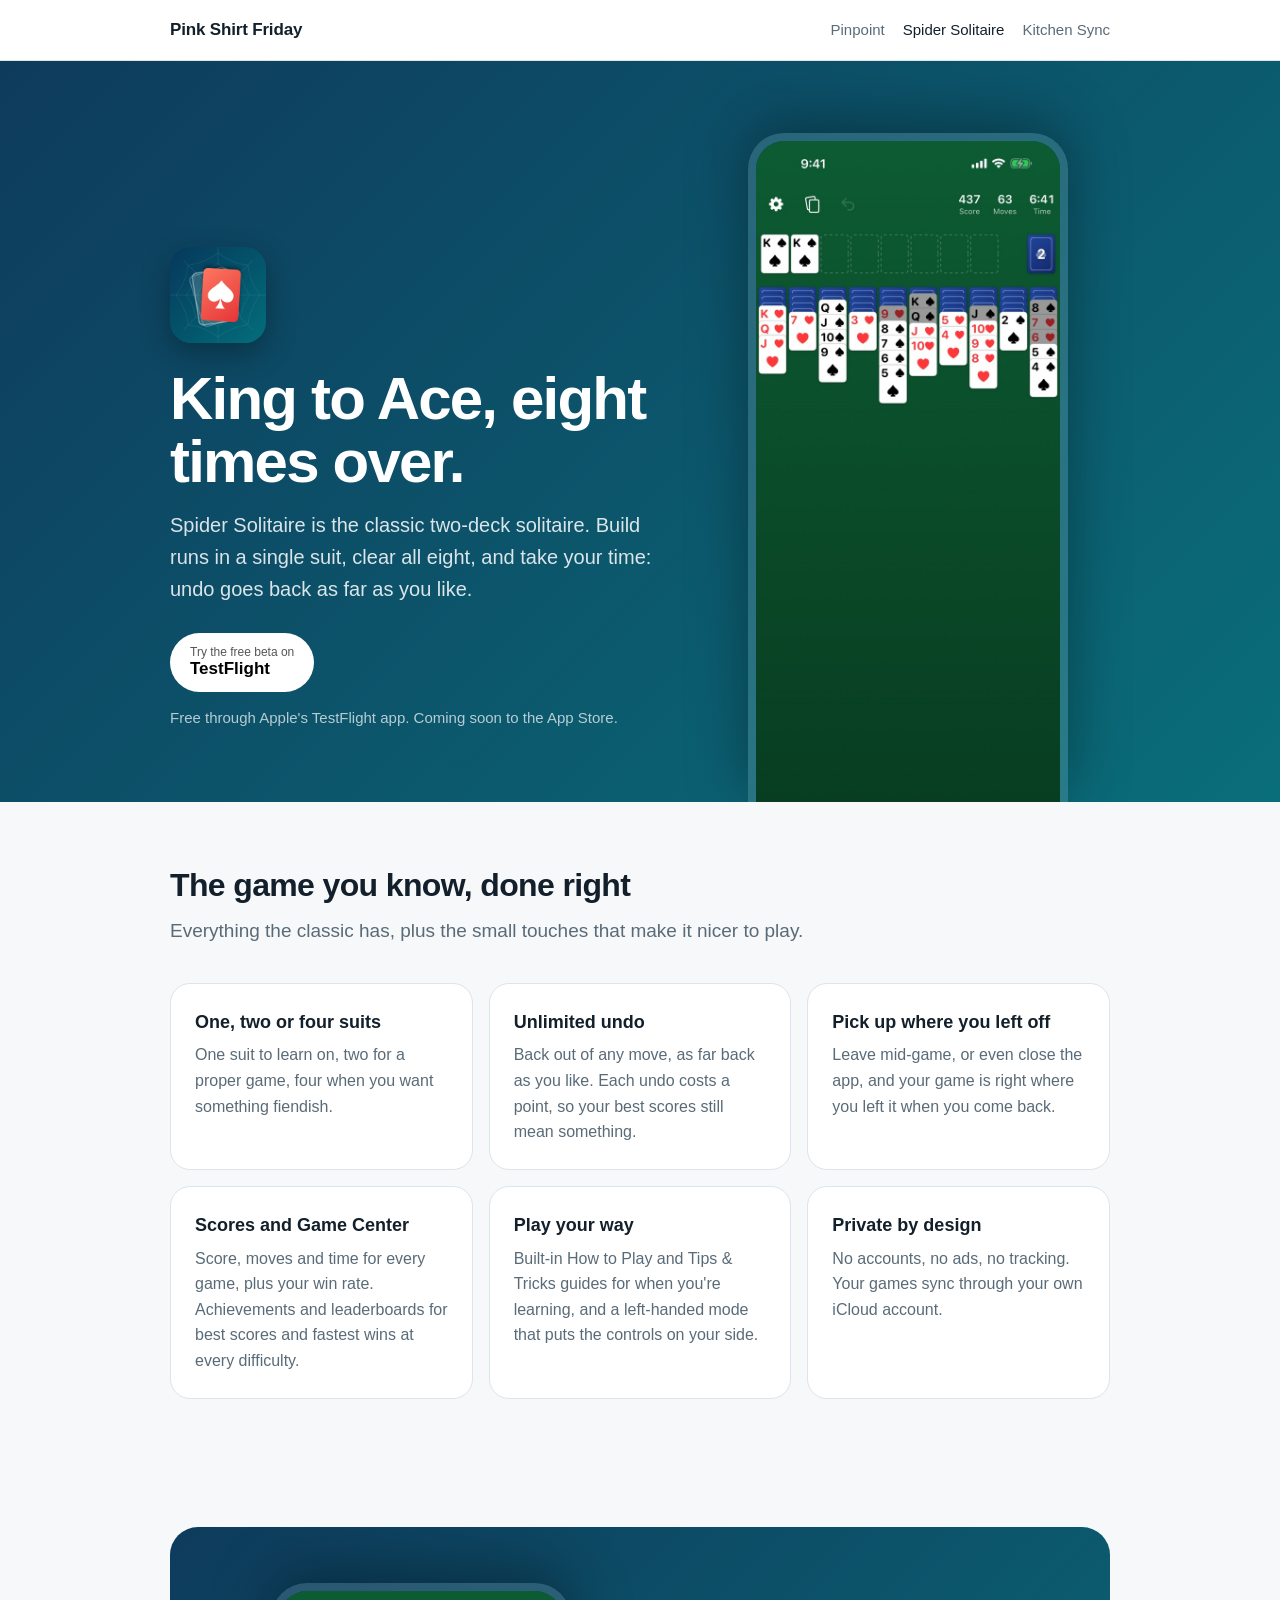
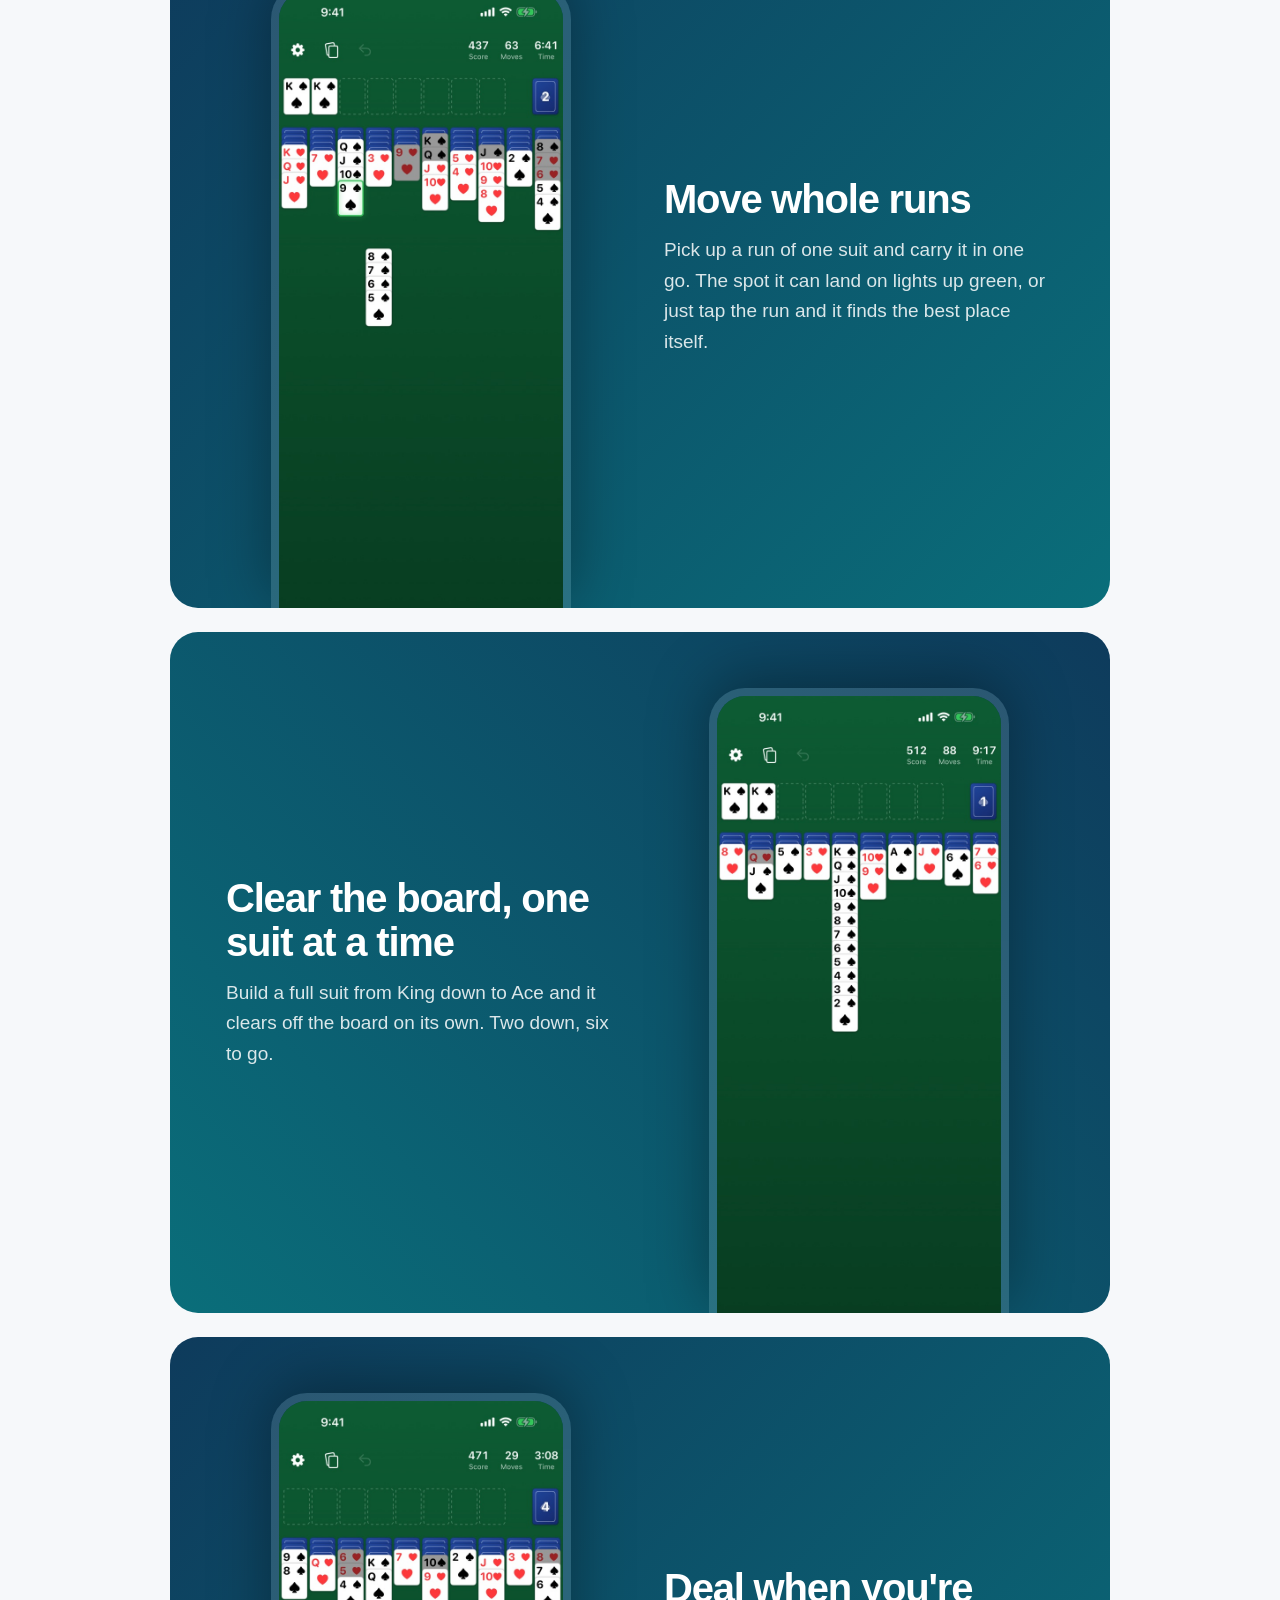
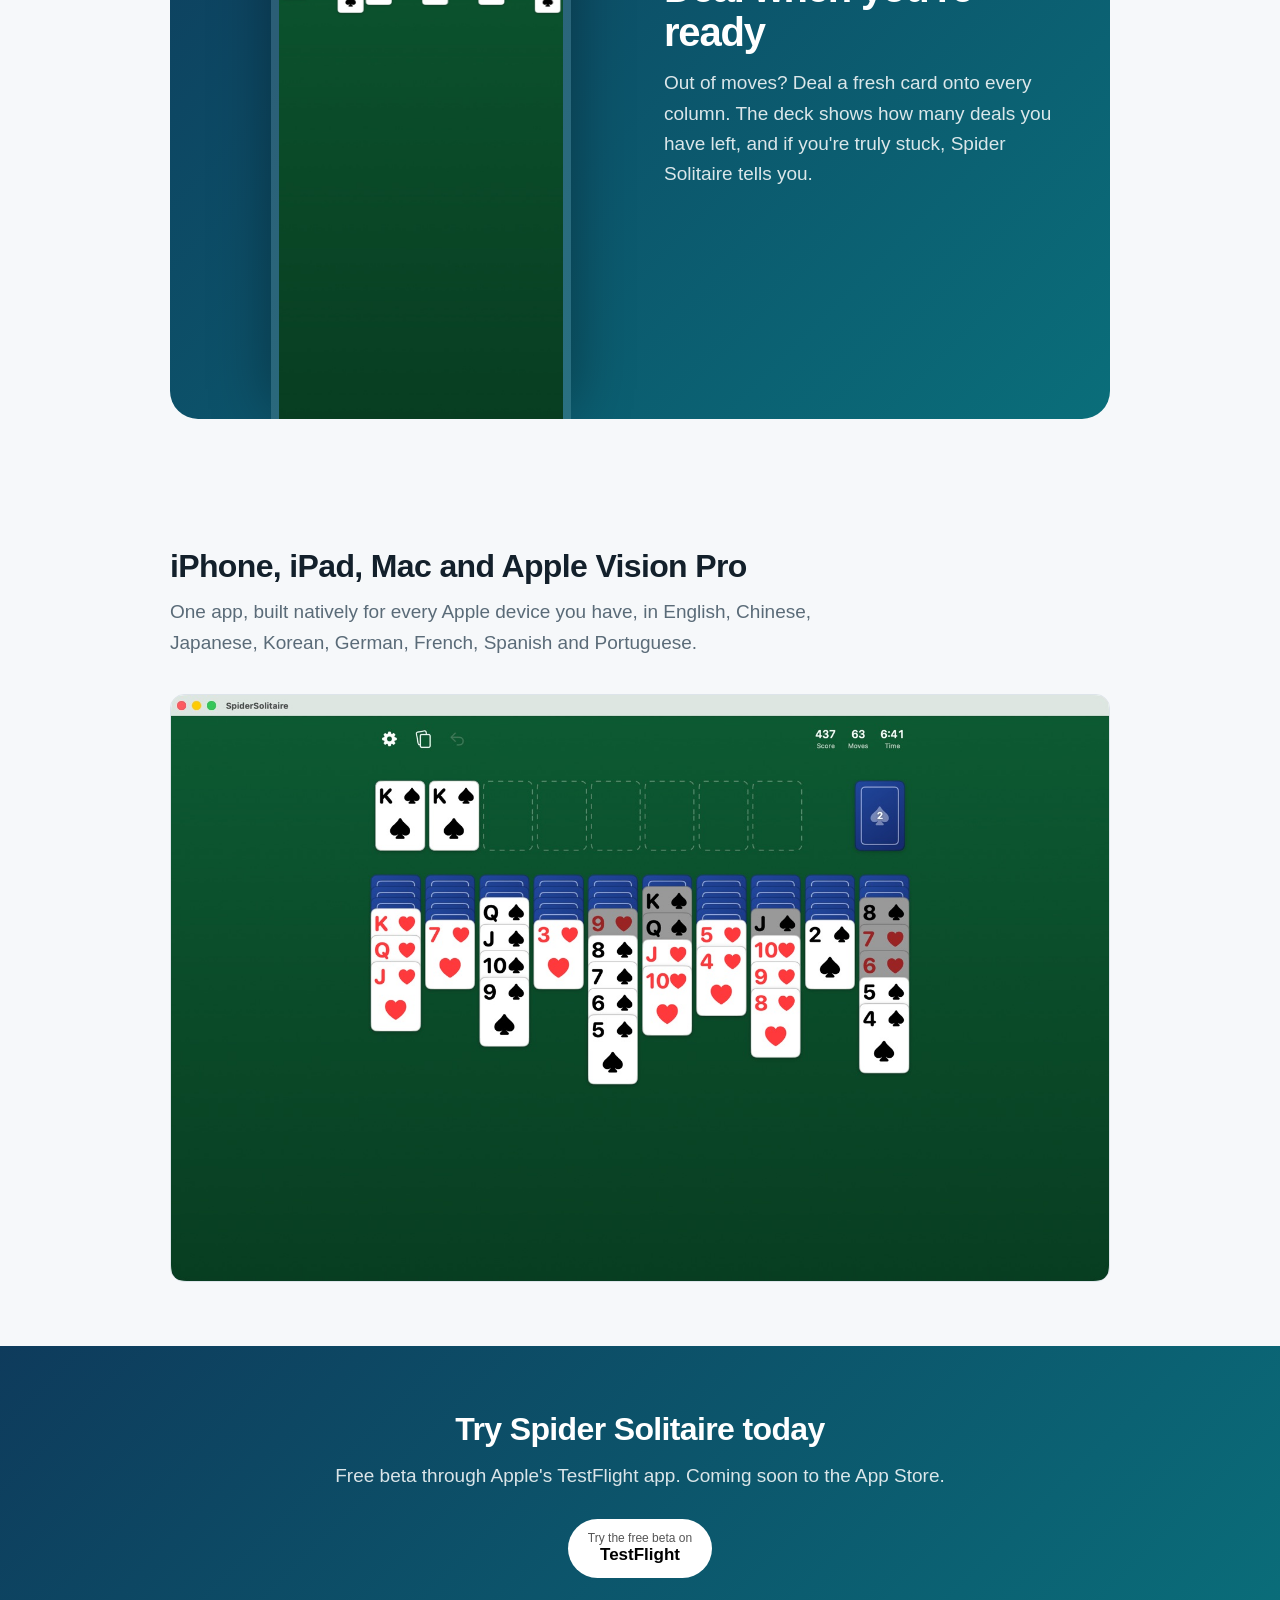
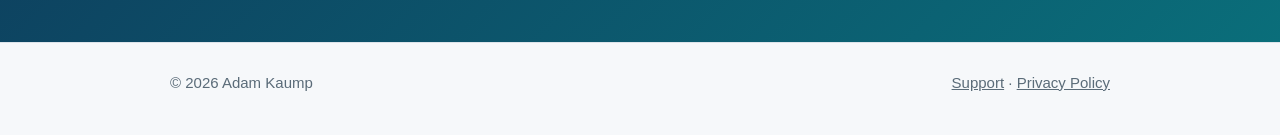
<file: spider-solitaire/index.html>
<!doctype html>
<html lang="en">
<head>
  <meta charset="utf-8">
  <meta name="viewport" content="width=device-width, initial-scale=1">
  <title>Spider Solitaire – Classic card game, 1, 2 or 4 suits</title>
  <meta name="description" content="The classic two-deck solitaire. Build King-to-Ace runs, clear all eight, and play at your own pace with unlimited undo. For iPhone, iPad, Mac and Apple Vision Pro.">
  <meta property="og:title" content="Spider Solitaire">
  <meta property="og:description" content="The classic two-deck solitaire, built for every Apple device.">
  <meta property="og:image" content="https://pinkshirtfriday.com/spider-solitaire/images/share.jpg">
  <meta property="og:image:alt" content="Spider Solitaire, the classic card game">
  <meta name="twitter:card" content="summary_large_image">
  <link rel="icon" href="/assets/favicon.png">
  <link rel="apple-touch-icon" href="/spider-solitaire/images/apple-touch-icon.png">
  <link rel="stylesheet" href="/assets/style.css">
  <script src="/assets/menu.js" defer></script>
</head>
<body>
  <header class="site-header">
    <div class="wrap">
      <a class="brand" href="/">Pink Shirt Friday</a>
      <button class="menu-button" type="button" aria-expanded="false" aria-controls="nav" aria-label="Menu">
        <svg width="22" height="22" viewBox="0 0 22 22" aria-hidden="true"><path d="M3 6h16M3 11h16M3 16h16" stroke="currentColor" stroke-width="2" stroke-linecap="round"/></svg>
      </button>
      <nav class="nav" id="nav">
        <a href="/pinpoint/">Pinpoint</a>
        <a href="/spider-solitaire/" aria-current="page">Spider Solitaire</a>
        <a href="/kitchen-sync/">Kitchen Sync</a>
      </nav>
    </div>
  </header>

  <main>
    <div class="hero">
      <div class="wrap">
        <div class="hero-copy">
          <img class="app-icon" src="/spider-solitaire/images/icon.png" alt="Spider Solitaire app icon">
          <h1>King to Ace, eight times over.</h1>
          <p>Spider Solitaire is the classic two-deck solitaire. Build runs in a single suit, clear all eight, and take your time: undo goes back as far as you like.</p>
          <div class="badges">
            <a class="badge" href="https://testflight.apple.com/join/qUpM15HF"><span><small>Try the free beta on</small>TestFlight</span></a>
          </div>
          <p class="badge-note">Free through Apple's TestFlight app. Coming soon to the App Store.</p>
        </div>
        <img class="hero-phone" src="/spider-solitaire/images/01-mid-game.jpg" alt="A two-suit Spider Solitaire game in progress, with two suits already cleared">
      </div>
    </div>

    <section>
      <div class="wrap">
        <h2>The game you know, done right</h2>
        <p class="lead">Everything the classic has, plus the small touches that make it nicer to play.</p>
        <div class="features">
          <div class="feature">
            <h3>One, two or four suits</h3>
            <p>One suit to learn on, two for a proper game, four when you want something fiendish.</p>
          </div>
          <div class="feature">
            <h3>Unlimited undo</h3>
            <p>Back out of any move, as far back as you like. Each undo costs a point, so your best scores still mean something.</p>
          </div>
          <div class="feature">
            <h3>Pick up where you left off</h3>
            <p>Leave mid-game, or even close the app, and your game is right where you left it when you come back.</p>
          </div>
          <div class="feature">
            <h3>Scores and Game Center</h3>
            <p>Score, moves and time for every game, plus your win rate. Achievements and leaderboards for best scores and fastest wins at every difficulty.</p>
          </div>
          <div class="feature">
            <h3>Play your way</h3>
            <p>Built-in How to Play and Tips &amp; Tricks guides for when you're learning, and a left-handed mode that puts the controls on your side.</p>
          </div>
          <div class="feature">
            <h3>Private by design</h3>
            <p>No accounts, no ads, no tracking. Your games sync through your own iCloud account.</p>
          </div>
        </div>
      </div>
    </section>

    <section>
      <div class="wrap">
        <div class="spotlights">
          <div class="spotlight">
            <img src="/spider-solitaire/images/02-move-a-run.jpg" alt="A run of spades from 8 down to 5 being dragged, with the 9 of spades ringed green where it can go" loading="lazy">
            <div>
              <h3>Move whole runs</h3>
              <p>Pick up a run of one suit and carry it in one go. The spot it can land on lights up green, or just tap the run and it finds the best place itself.</p>
            </div>
          </div>
          <div class="spotlight">
            <img src="/spider-solitaire/images/03-complete-a-suit.jpg" alt="A spade run from King down to 2, with the Ace of spades one move away" loading="lazy">
            <div>
              <h3>Clear the board, one suit at a time</h3>
              <p>Build a full suit from King down to Ace and it clears off the board on its own. Two down, six to go.</p>
            </div>
          </div>
          <div class="spotlight">
            <img src="/spider-solitaire/images/04-deal-a-new-row.jpg" alt="A board early in the game, with four rows left to deal from the deck" loading="lazy">
            <div>
              <h3>Deal when you're ready</h3>
              <p>Out of moves? Deal a fresh card onto every column. The deck shows how many deals you have left, and if you're truly stuck, Spider Solitaire tells you.</p>
            </div>
          </div>
        </div>
      </div>
    </section>

    <section class="platforms">
      <div class="wrap">
        <h2>iPhone, iPad, Mac and Apple Vision Pro</h2>
        <p class="lead">One app, built natively for every Apple device you have, in English, Chinese, Japanese, Korean, German, French, Spanish and Portuguese.</p>
        <img src="/spider-solitaire/images/mac.jpg" alt="Spider Solitaire running on a Mac" loading="lazy">
      </div>
    </section>

    <section class="cta">
      <div class="wrap">
        <h2>Try Spider Solitaire today</h2>
        <p>Free beta through Apple's TestFlight app. Coming soon to the App Store.</p>
        <div class="badges">
          <a class="badge" href="https://testflight.apple.com/join/qUpM15HF"><span><small>Try the free beta on</small>TestFlight</span></a>
        </div>
      </div>
    </section>
  </main>

  <footer class="site-footer">
    <div class="wrap">
      <span>© 2026 Adam Kaump</span>
      <span><a href="/support/">Support</a> · <a href="/privacy/">Privacy Policy</a></span>
    </div>
  </footer>
</body>
</html>
</file>
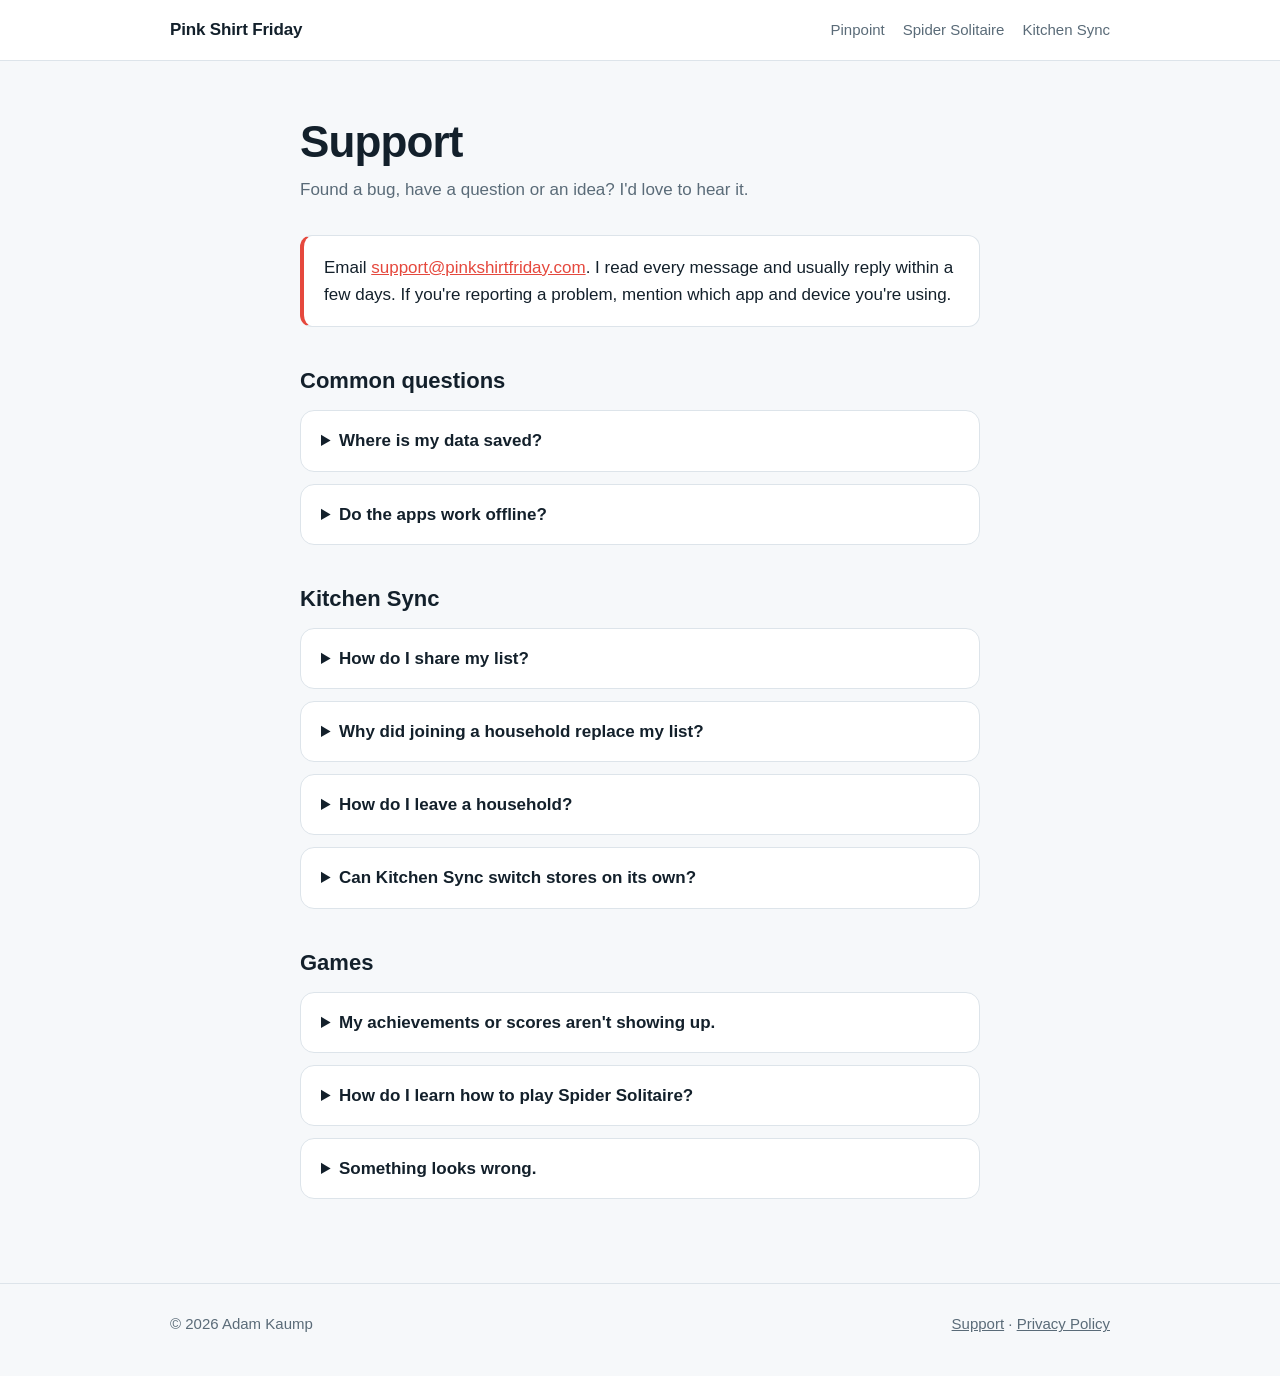
<file: support/index.html>
<!doctype html>
<html lang="en">
<head>
  <meta charset="utf-8">
  <meta name="viewport" content="width=device-width, initial-scale=1">
  <title>Support – Pink Shirt Friday</title>
  <meta name="description" content="Get help with apps by Pink Shirt Friday, or send feedback.">
  <link rel="icon" href="/assets/favicon.png">
  <link rel="stylesheet" href="/assets/style.css">
  <script src="/assets/menu.js" defer></script>
</head>
<body>
  <header class="site-header">
    <div class="wrap">
      <a class="brand" href="/">Pink Shirt Friday</a>
      <button class="menu-button" type="button" aria-expanded="false" aria-controls="nav" aria-label="Menu">
        <svg width="22" height="22" viewBox="0 0 22 22" aria-hidden="true"><path d="M3 6h16M3 11h16M3 16h16" stroke="currentColor" stroke-width="2" stroke-linecap="round"/></svg>
      </button>
      <nav class="nav" id="nav">
        <a href="/pinpoint/">Pinpoint</a>
        <a href="/spider-solitaire/">Spider Solitaire</a>
        <a href="/kitchen-sync/">Kitchen Sync</a>
      </nav>
    </div>
  </header>

  <main class="doc">
    <div class="wrap narrow">
      <h1>Support</h1>
      <p class="updated">Found a bug, have a question or an idea? I'd love to hear it.</p>

      <div class="callout">
        <p>Email <a href="mailto:support@pinkshirtfriday.com">support@pinkshirtfriday.com</a>. I read every message and usually reply within a few days. If you're reporting a problem, mention which app and device you're using.</p>
      </div>

      <h2>Common questions</h2>

      <details>
        <summary>Where is my data saved?</summary>
        <p>On your device, and in your private iCloud account so it follows you to your other devices signed in to the same Apple Account. A shared Kitchen Sync list lives in the iCloud account of the person who shared it. If iCloud is off for an app, its data stays on that device only. Deleting an app deletes what it saved on that device.</p>
      </details>

      <details>
        <summary>Do the apps work offline?</summary>
        <p>Yes. Changes sync the next time you're online. Pinpoint's map imagery comes from Apple Maps, so it needs a connection to load areas you haven't viewed recently.</p>
      </details>

      <h2>Kitchen Sync</h2>

      <details>
        <summary>How do I share my list?</summary>
        <p>Open Settings → Household → Share Household and send the invite by Messages, Mail or a link. Once someone accepts, you both shop from the same list.</p>
      </details>

      <details>
        <summary>Why did joining a household replace my list?</summary>
        <p>Kitchen Sync keeps you in one household at a time, so everyone shops from the same list. Joining someone else's household replaces your own list. If you're sharing your list with others, stop sharing it before you join another.</p>
      </details>

      <details>
        <summary>How do I leave a household?</summary>
        <p>Open Settings → Household → Leave Household. You'll start with a fresh list of your own.</p>
      </details>

      <details>
        <summary>Can Kitchen Sync switch stores on its own?</summary>
        <p>Yes. Give a store a location in Settings → Stores and allow location access. When you open Kitchen Sync at that store, the list switches to its aisle order. On iPhone, turn on Notify When I Arrive to get a reminder of your list when you get there.</p>
      </details>

      <h2>Games</h2>

      <details>
        <summary>My achievements or scores aren't showing up.</summary>
        <p>Make sure you're signed in to Game Center in your device's settings. Achievements are worked out from your whole history, so anything you've already earned is credited the next time you finish a game.</p>
      </details>

      <details>
        <summary>How do I learn how to play Spider Solitaire?</summary>
        <p>Open Settings for How to Play and Tips &amp; Tricks.</p>
      </details>

      <details>
        <summary>Something looks wrong.</summary>
        <p>Please email me with the app, your device, and what you saw. A screenshot helps a lot. Spider Solitaire can also copy the current board from Settings → Copy Board State to paste into your email.</p>
      </details>
    </div>
  </main>

  <footer class="site-footer">
    <div class="wrap">
      <span>© 2026 Adam Kaump</span>
      <span><a href="/support/">Support</a> · <a href="/privacy/">Privacy Policy</a></span>
    </div>
  </footer>
</body>
</html>
</file>
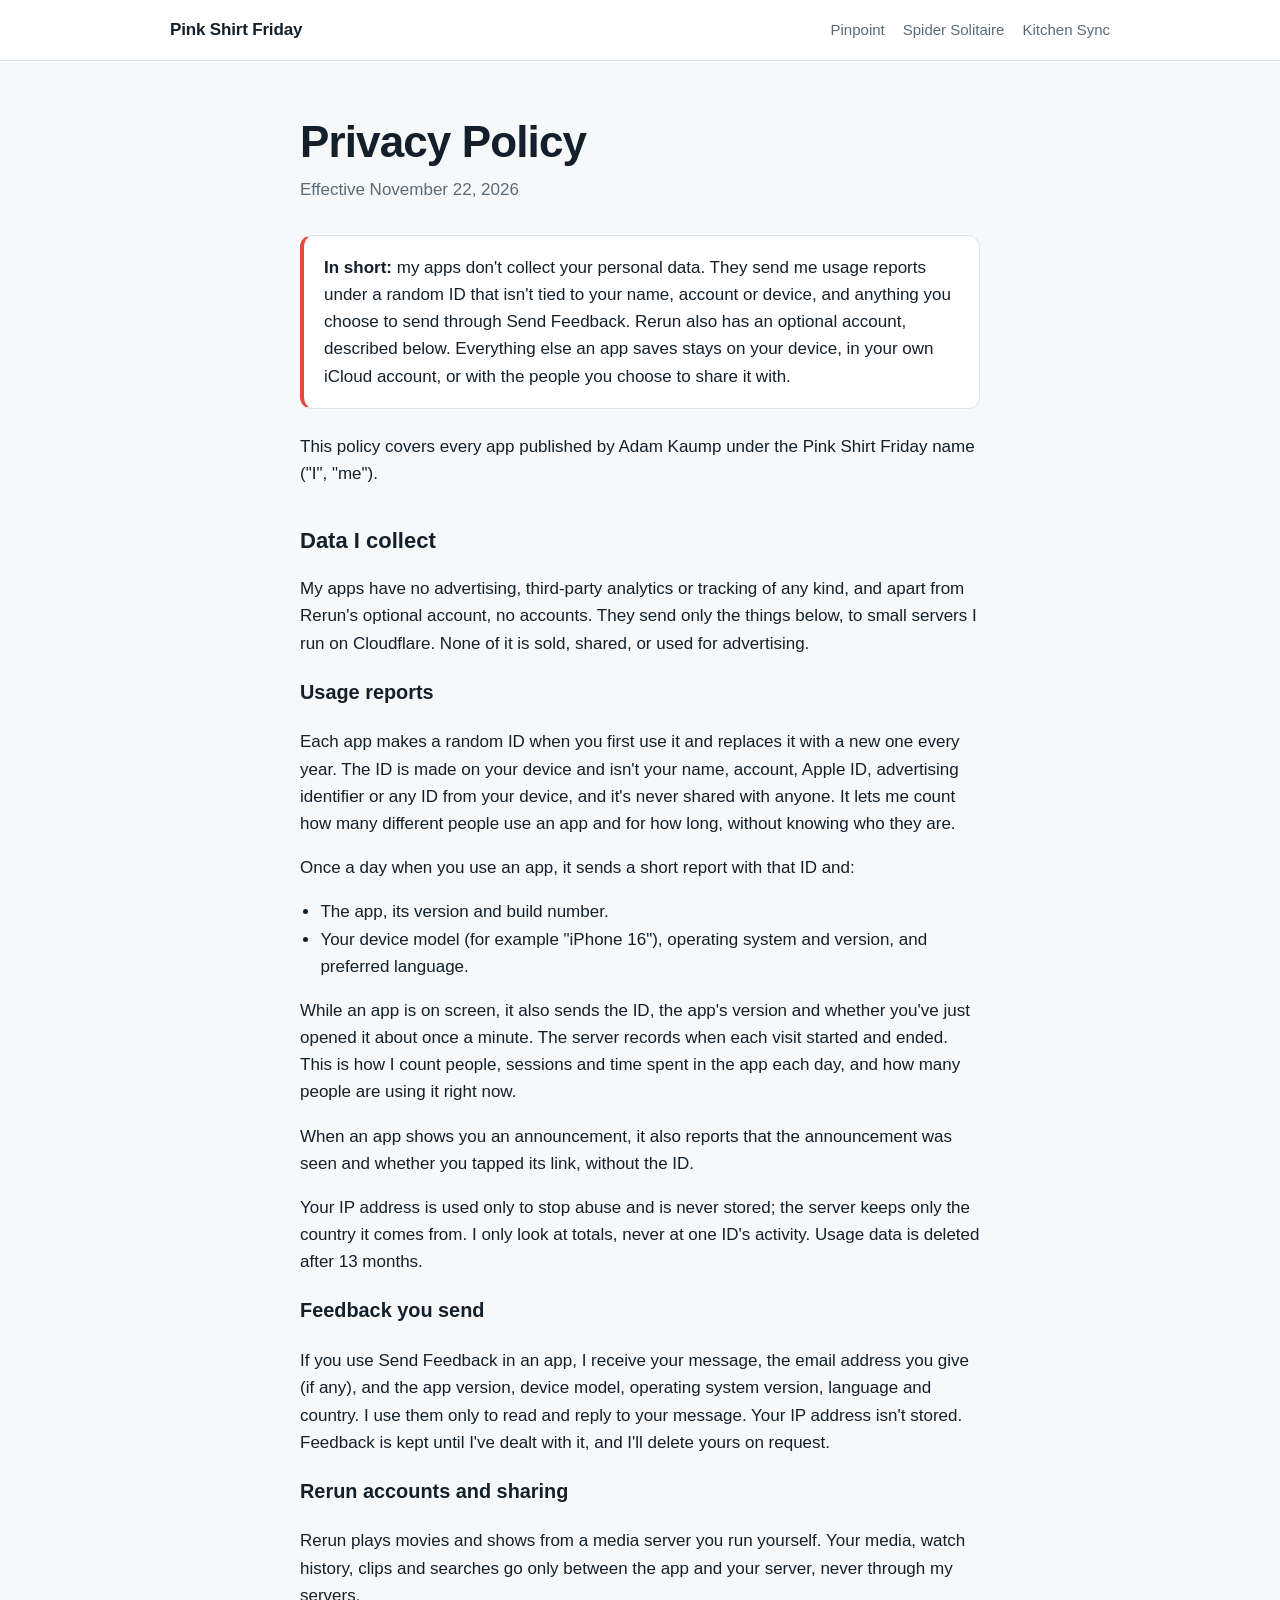
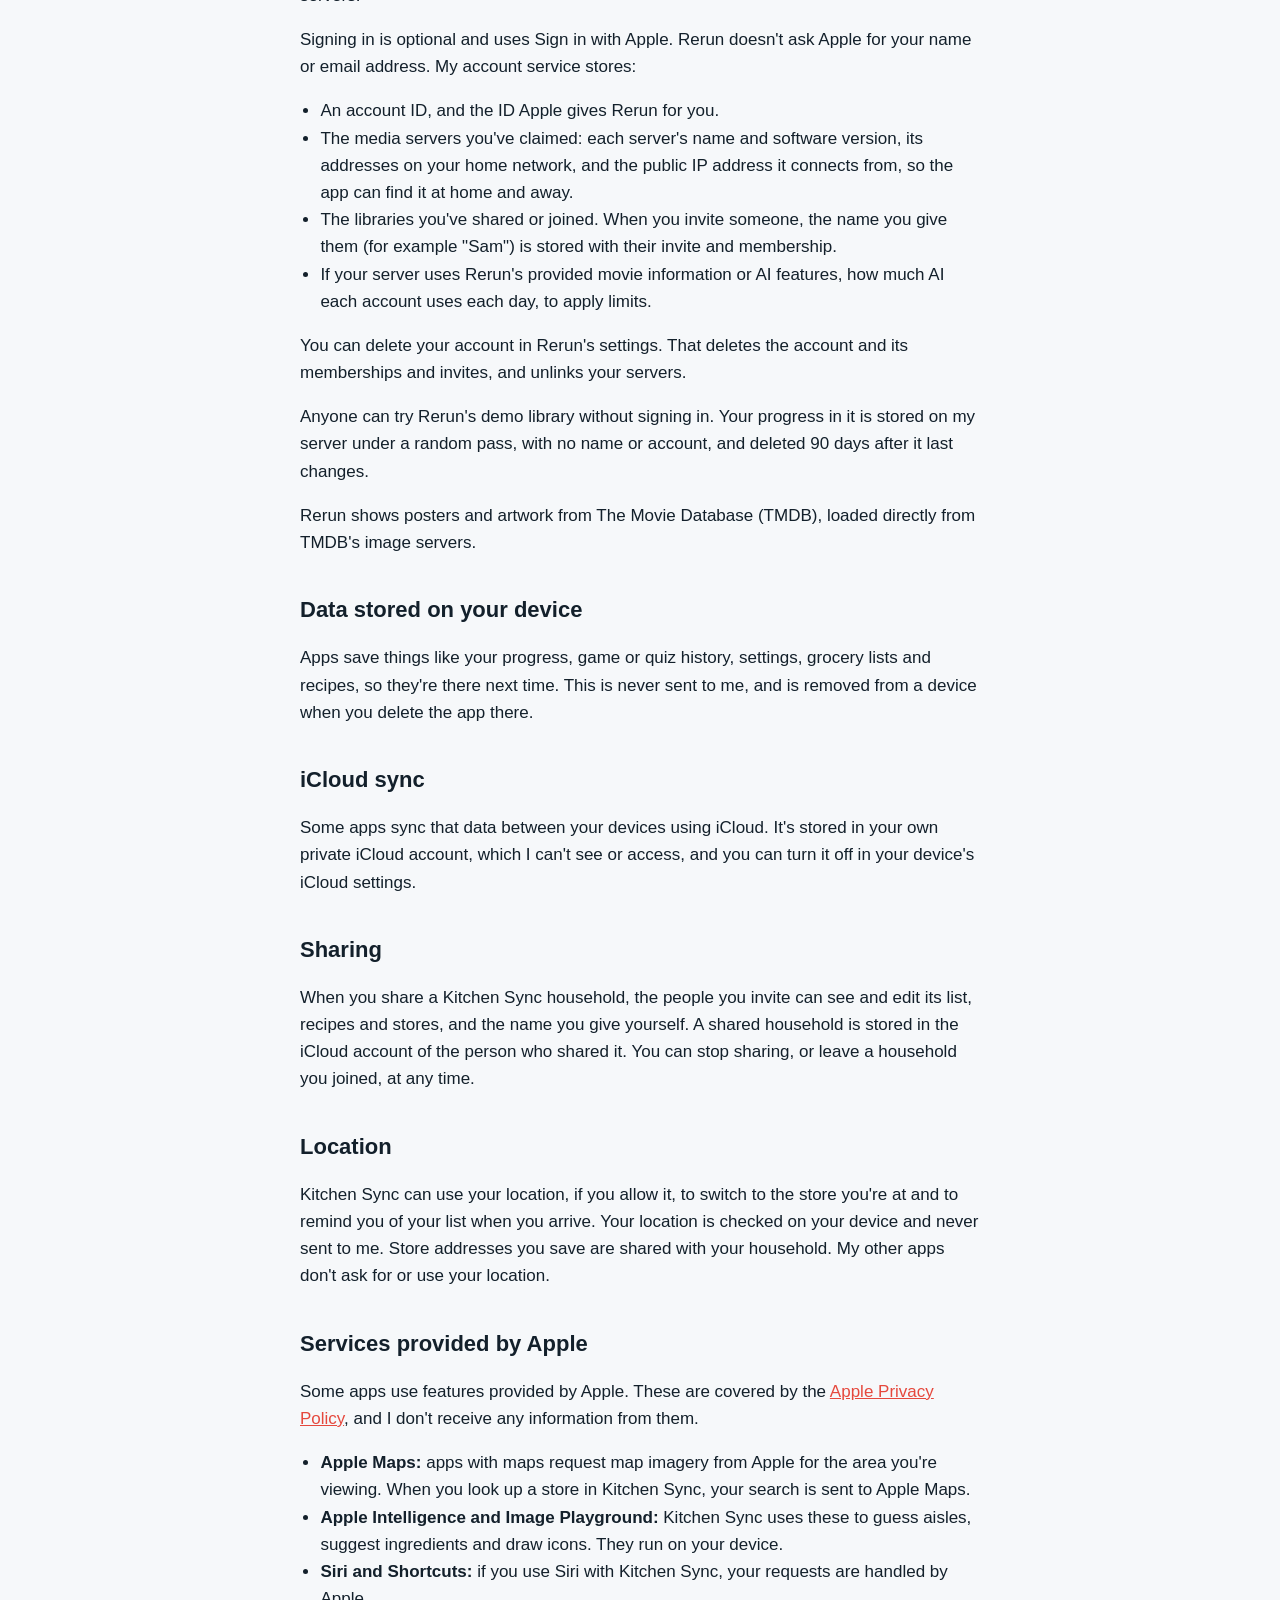
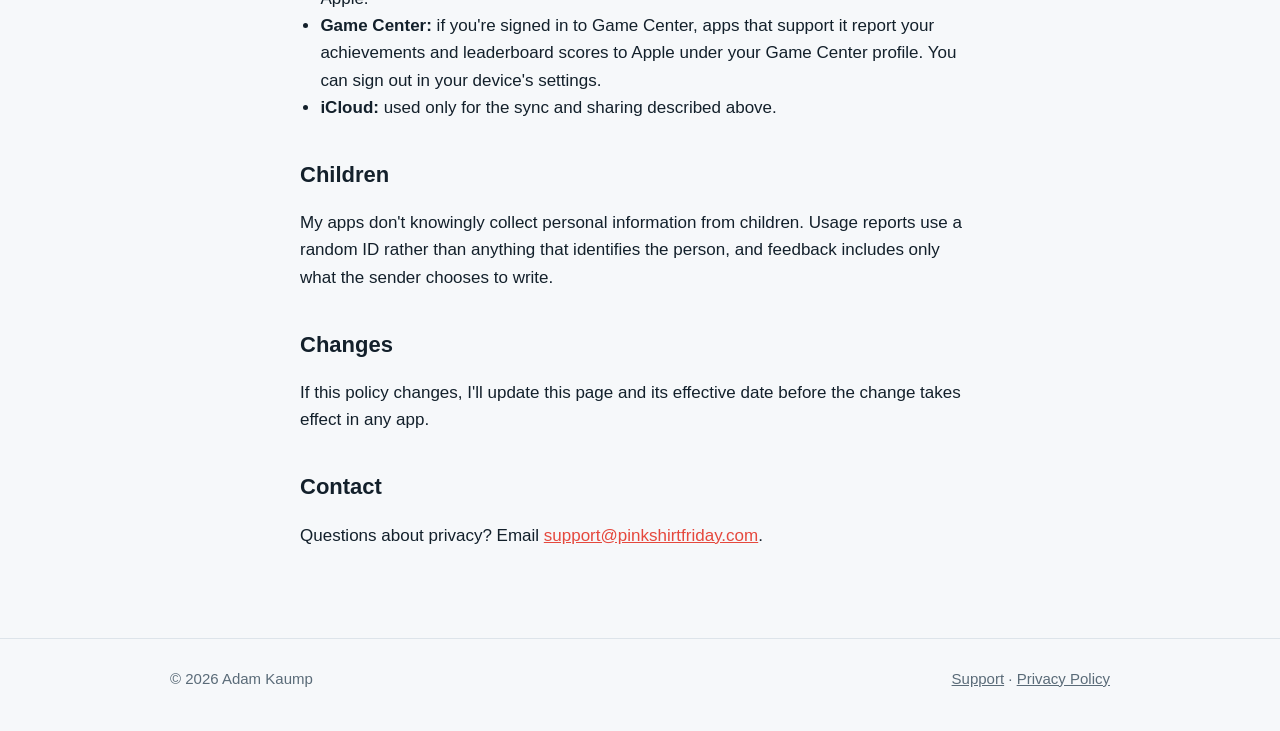
<file: pinpoint/privacy/index.html>
<!doctype html>
<html lang="en">
<head>
  <meta charset="utf-8">
  <title>Moved</title>
  <link rel="canonical" href="/privacy/">
  <meta http-equiv="refresh" content="0; url=/privacy/">
</head>
<body><p>This page has moved to <a href="/privacy/">/privacy/</a>.</p></body>
</html>
</file>
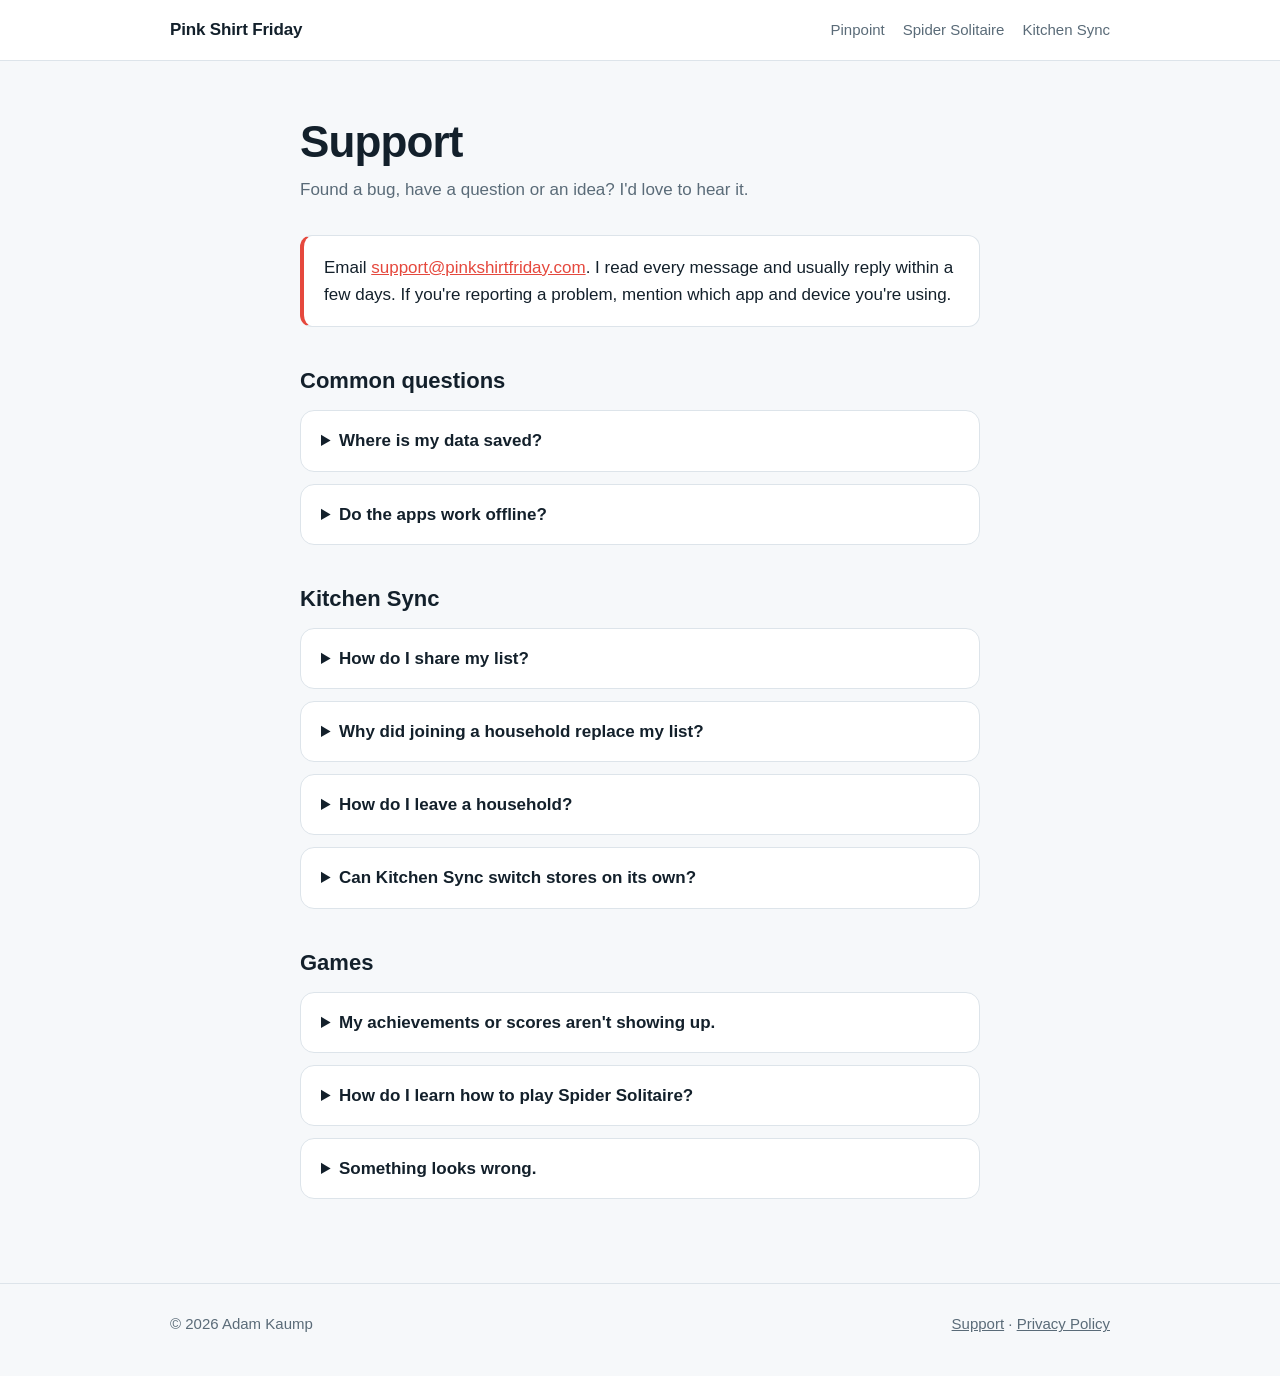
<file: pinpoint/support/index.html>
<!doctype html>
<html lang="en">
<head>
  <meta charset="utf-8">
  <title>Moved</title>
  <link rel="canonical" href="/support/">
  <meta http-equiv="refresh" content="0; url=/support/">
</head>
<body><p>This page has moved to <a href="/support/">/support/</a>.</p></body>
</html>
</file>
<file: assets/style.css>
:root {
  --bg: #f6f8fa;
  --surface: #ffffff;
  --text: #13202b;
  --muted: #5a6b78;
  --line: #dde4ea;
  --accent: #e5483d;
  --ocean-1: #0e3b5c;
  --ocean-2: #0a6e7a;
  --radius: 20px;
  color-scheme: light dark;
}

@media (prefers-color-scheme: dark) {
  :root {
    --bg: #0b141b;
    --surface: #121f29;
    --text: #e8eef3;
    --muted: #9aabb8;
    --line: #22323e;
    --accent: #ff6f60;
  }
}

* { box-sizing: border-box; }

html { -webkit-text-size-adjust: 100%; }

body {
  margin: 0;
  background: var(--bg);
  color: var(--text);
  font: 17px/1.6 -apple-system, BlinkMacSystemFont, "SF Pro Text", "Segoe UI", Roboto, Helvetica, Arial, sans-serif;
}

a { color: var(--accent); }
a:hover { text-decoration-thickness: 2px; }

img { max-width: 100%; height: auto; display: block; }

.wrap { max-width: 980px; margin: 0 auto; padding: 0 20px; }
.narrow { max-width: 720px; }

.site-header {
  border-bottom: 1px solid var(--line);
  background: var(--surface);
}
.site-header .wrap {
  display: flex;
  align-items: center;
  justify-content: space-between;
  gap: 16px;
  min-height: 60px;
}
.brand {
  font-weight: 700;
  color: var(--text);
  text-decoration: none;
  letter-spacing: -0.01em;
}
.nav { display: flex; gap: 18px; flex-wrap: wrap; }
.nav a { color: var(--muted); text-decoration: none; font-size: 15px; }
.nav a:hover, .nav a[aria-current="page"] { color: var(--text); }
.menu-button { display: none; }

.hero {
  background: linear-gradient(135deg, var(--ocean-1), var(--ocean-2));
  color: #fff;
  padding: 72px 0 0;
  overflow: hidden;
}
.hero .wrap {
  display: grid;
  grid-template-columns: 1.1fr 0.9fr;
  gap: 40px;
  align-items: end;
}
.hero-copy { padding-bottom: 72px; }
.hero .app-icon {
  width: 96px;
  border-radius: 22%;
  box-shadow: 0 10px 30px rgba(0, 0, 0, 0.3);
  margin-bottom: 24px;
}
.hero h1 {
  font-size: clamp(40px, 6vw, 60px);
  line-height: 1.05;
  margin: 0 0 16px;
  letter-spacing: -0.03em;
}
.hero p { font-size: 20px; color: rgba(255, 255, 255, 0.85); margin: 0 0 28px; max-width: 30em; }
.hero-phone {
  justify-self: center;
  width: min(320px, 100%);
  border-radius: 36px 36px 0 0;
  border: 8px solid rgba(255, 255, 255, 0.12);
  border-bottom: 0;
  box-shadow: 0 -10px 60px rgba(0, 0, 0, 0.35);
}

.badge {
  display: inline-flex;
  align-items: center;
  gap: 10px;
  background: #fff;
  color: #000;
  text-decoration: none;
  font-weight: 600;
  padding: 12px 20px;
  border-radius: 999px;
}
.badge small { display: block; font-weight: 400; font-size: 12px; color: #555; line-height: 1.2; }
.badge span { line-height: 1.2; }
.badges { display: flex; flex-wrap: wrap; gap: 12px; }
a.badge:hover { background: #f0f0f0; }
.hero .badge-note { font-size: 15px; color: rgba(255, 255, 255, 0.7); margin: 14px 0 0; }

/* Closing call to action: a hero-style band at the end of an app page. */
.cta {
  background: linear-gradient(135deg, var(--ocean-1), var(--ocean-2));
  color: #fff;
  text-align: center;
}
.cta p { color: rgba(255, 255, 255, 0.85); font-size: 19px; margin: 0 0 28px; }
.cta .badges { justify-content: center; }

section { padding: 64px 0; }
section h2 {
  font-size: 32px;
  letter-spacing: -0.02em;
  margin: 0 0 12px;
  line-height: 1.2;
}
.lead { color: var(--muted); font-size: 19px; margin: 0 0 36px; max-width: 36em; }

.features {
  display: grid;
  grid-template-columns: repeat(auto-fit, minmax(240px, 1fr));
  gap: 16px;
}
.feature {
  background: var(--surface);
  border: 1px solid var(--line);
  border-radius: var(--radius);
  padding: 24px;
}
.feature h3 { margin: 0 0 6px; font-size: 18px; }
.feature p { margin: 0; color: var(--muted); font-size: 16px; }

/* Spotlights: hero-style bands, a phone rising from the bottom edge beside a short callout,
   switching sides each time. */
.spotlights { display: grid; gap: 24px; }
.spotlight {
  display: grid;
  grid-template-columns: 1fr 1fr;
  gap: 48px;
  align-items: end;
  padding: 56px 56px 0;
  border-radius: 28px;
  overflow: hidden;
  background: linear-gradient(135deg, var(--ocean-1), var(--ocean-2));
  color: #fff;
}
.spotlight:nth-child(even) { background: linear-gradient(225deg, var(--ocean-1), var(--ocean-2)); }
.spotlight img {
  justify-self: center;
  width: min(300px, 100%);
  border-radius: 36px 36px 0 0;
  border: 8px solid rgba(255, 255, 255, 0.12);
  border-bottom: 0;
  box-shadow: 0 -10px 60px rgba(0, 0, 0, 0.35);
}
.spotlight:nth-child(even) img { order: 2; }
.spotlight > div { align-self: center; padding-bottom: 56px; }
.spotlight h3 {
  font-size: clamp(30px, 4vw, 40px);
  line-height: 1.1;
  letter-spacing: -0.03em;
  margin: 0 0 14px;
}
.spotlight p { color: rgba(255, 255, 255, 0.85); font-size: 19px; margin: 0; max-width: 26em; }

.platforms img { border-radius: 14px; border: 1px solid var(--line); margin-top: 8px; }

.doc { padding: 56px 0 72px; }
.doc h1 { font-size: clamp(32px, 5vw, 44px); letter-spacing: -0.02em; line-height: 1.15; margin: 0 0 8px; }
.doc .updated { color: var(--muted); margin: 0 0 32px; }
.doc .updated.tight { margin-bottom: 8px; }
.doc .intro { font-size: 19px; margin: 0 0 32px; }
.doc h2 { font-size: 22px; margin: 36px 0 8px; }
.doc p, .doc li { color: var(--text); }
.doc ul { padding-left: 1.2em; }

.callout {
  background: var(--surface);
  border: 1px solid var(--line);
  border-left: 4px solid var(--accent);
  border-radius: 12px;
  padding: 18px 20px;
  margin: 24px 0;
}
.callout p { margin: 0; }

details {
  background: var(--surface);
  border: 1px solid var(--line);
  border-radius: 14px;
  padding: 16px 20px;
  margin: 12px 0;
}
summary { cursor: pointer; font-weight: 600; }
details p { margin: 10px 0 0; color: var(--muted); }

.apps { display: grid; gap: 16px; }
.app-card {
  display: flex;
  align-items: center;
  gap: 20px;
  background: var(--surface);
  border: 1px solid var(--line);
  border-radius: var(--radius);
  padding: 20px;
  color: var(--text);
  text-decoration: none;
}
.app-card:hover { border-color: var(--muted); }
.app-card img { width: 72px; border-radius: 22%; flex: none; }
.app-card h3 { margin: 0; font-size: 20px; }
.app-card p { margin: 2px 0 0; color: var(--muted); }

.site-footer {
  border-top: 1px solid var(--line);
  color: var(--muted);
  font-size: 15px;
  padding: 28px 0 40px;
}
.site-footer .wrap { display: flex; flex-wrap: wrap; gap: 8px 24px; justify-content: space-between; }
.site-footer a { color: var(--muted); }

@media (max-width: 760px) {
  .site-header .wrap { flex-wrap: wrap; row-gap: 0; }
  .brand { line-height: 60px; }
  .menu-button {
    display: flex;
    background: none;
    border: 0;
    padding: 8px;
    margin-right: -8px;
    color: var(--text);
    cursor: pointer;
  }
  .nav { display: none; flex-basis: 100%; flex-direction: column; gap: 0; padding-bottom: 8px; }
  .menu-button[aria-expanded="true"] + .nav { display: flex; }
  .nav a { padding: 10px 0; font-size: 17px; border-top: 1px solid var(--line); }
  .hero { padding-top: 48px; }
  .hero .wrap { grid-template-columns: 1fr; gap: 8px; }
  .hero-copy { padding-bottom: 32px; }
  .hero-phone { width: min(260px, 80%); }
  .spotlight { grid-template-columns: 1fr; gap: 8px; padding: 40px 24px 0; }
  .spotlight img, .spotlight:nth-child(even) img { order: 2; width: min(260px, 80%); }
  .spotlight > div { padding-bottom: 24px; }
  section { padding: 48px 0; }
}
</file>
